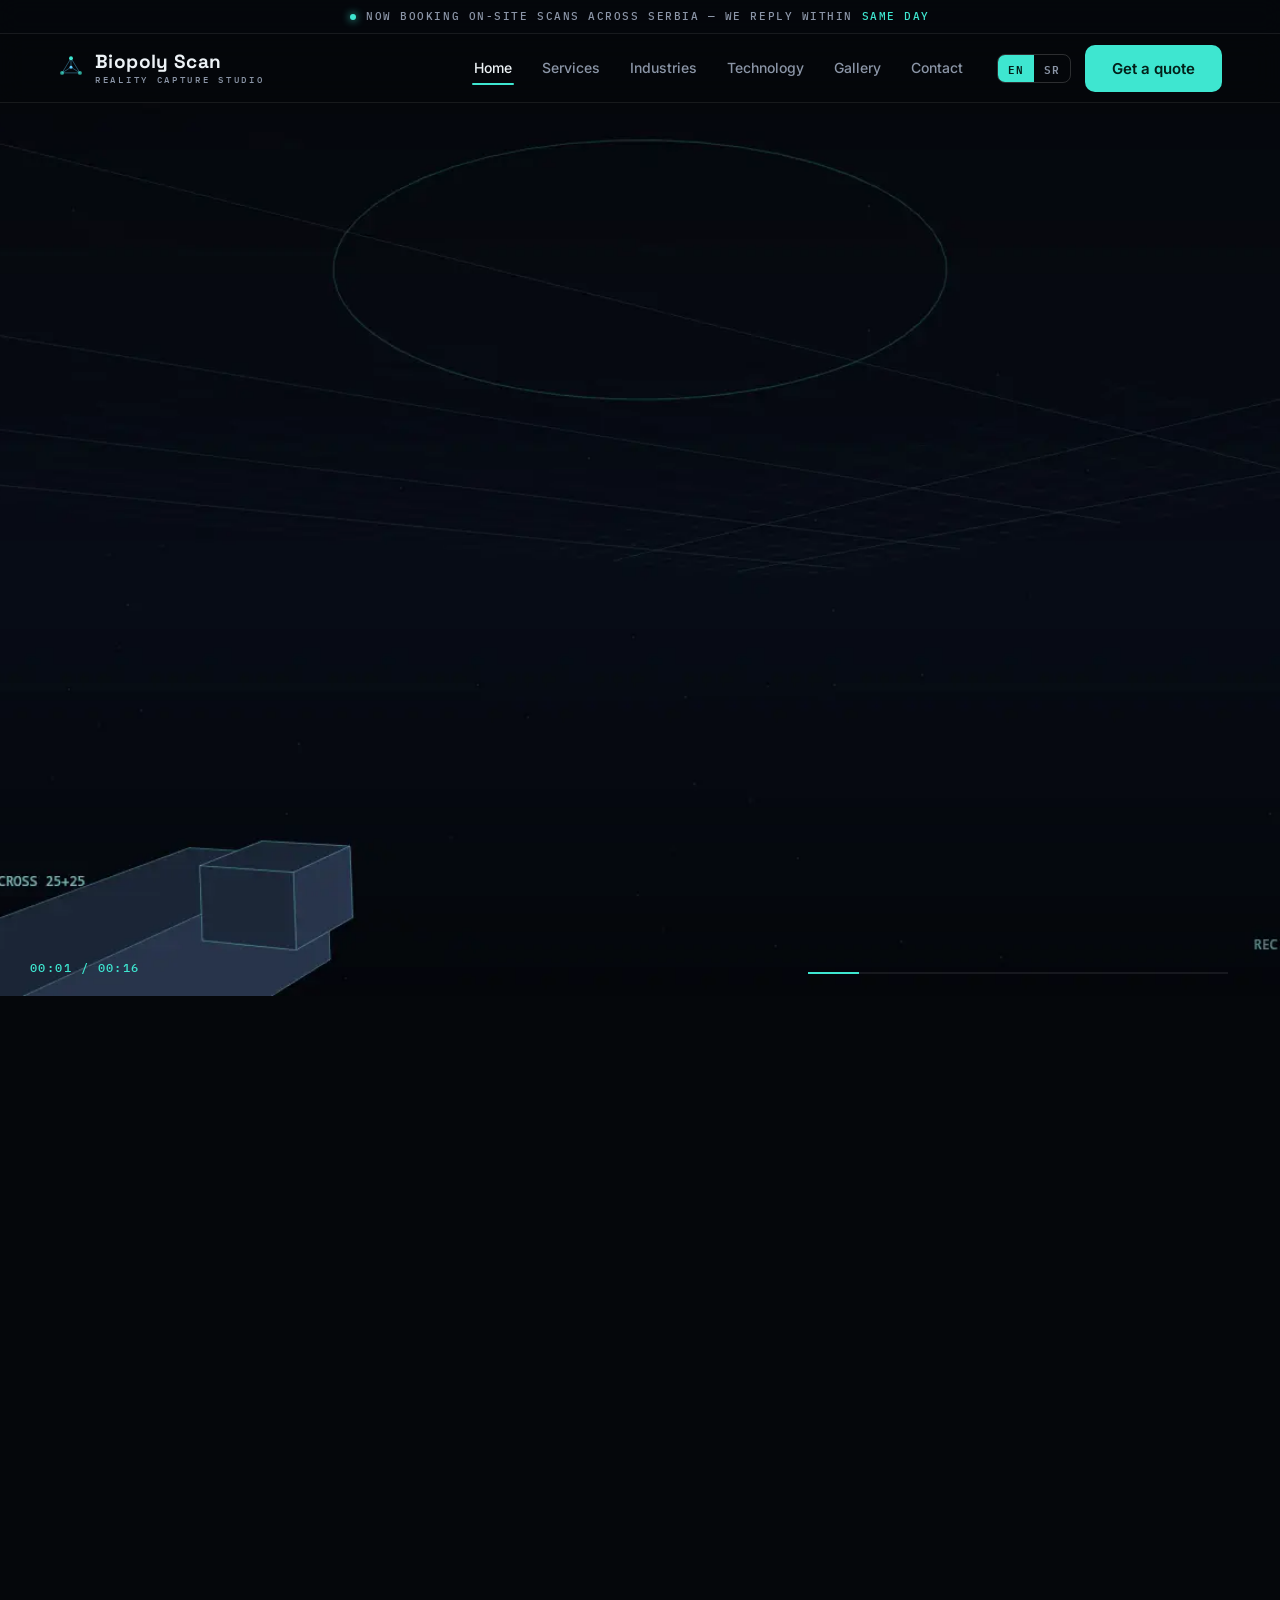
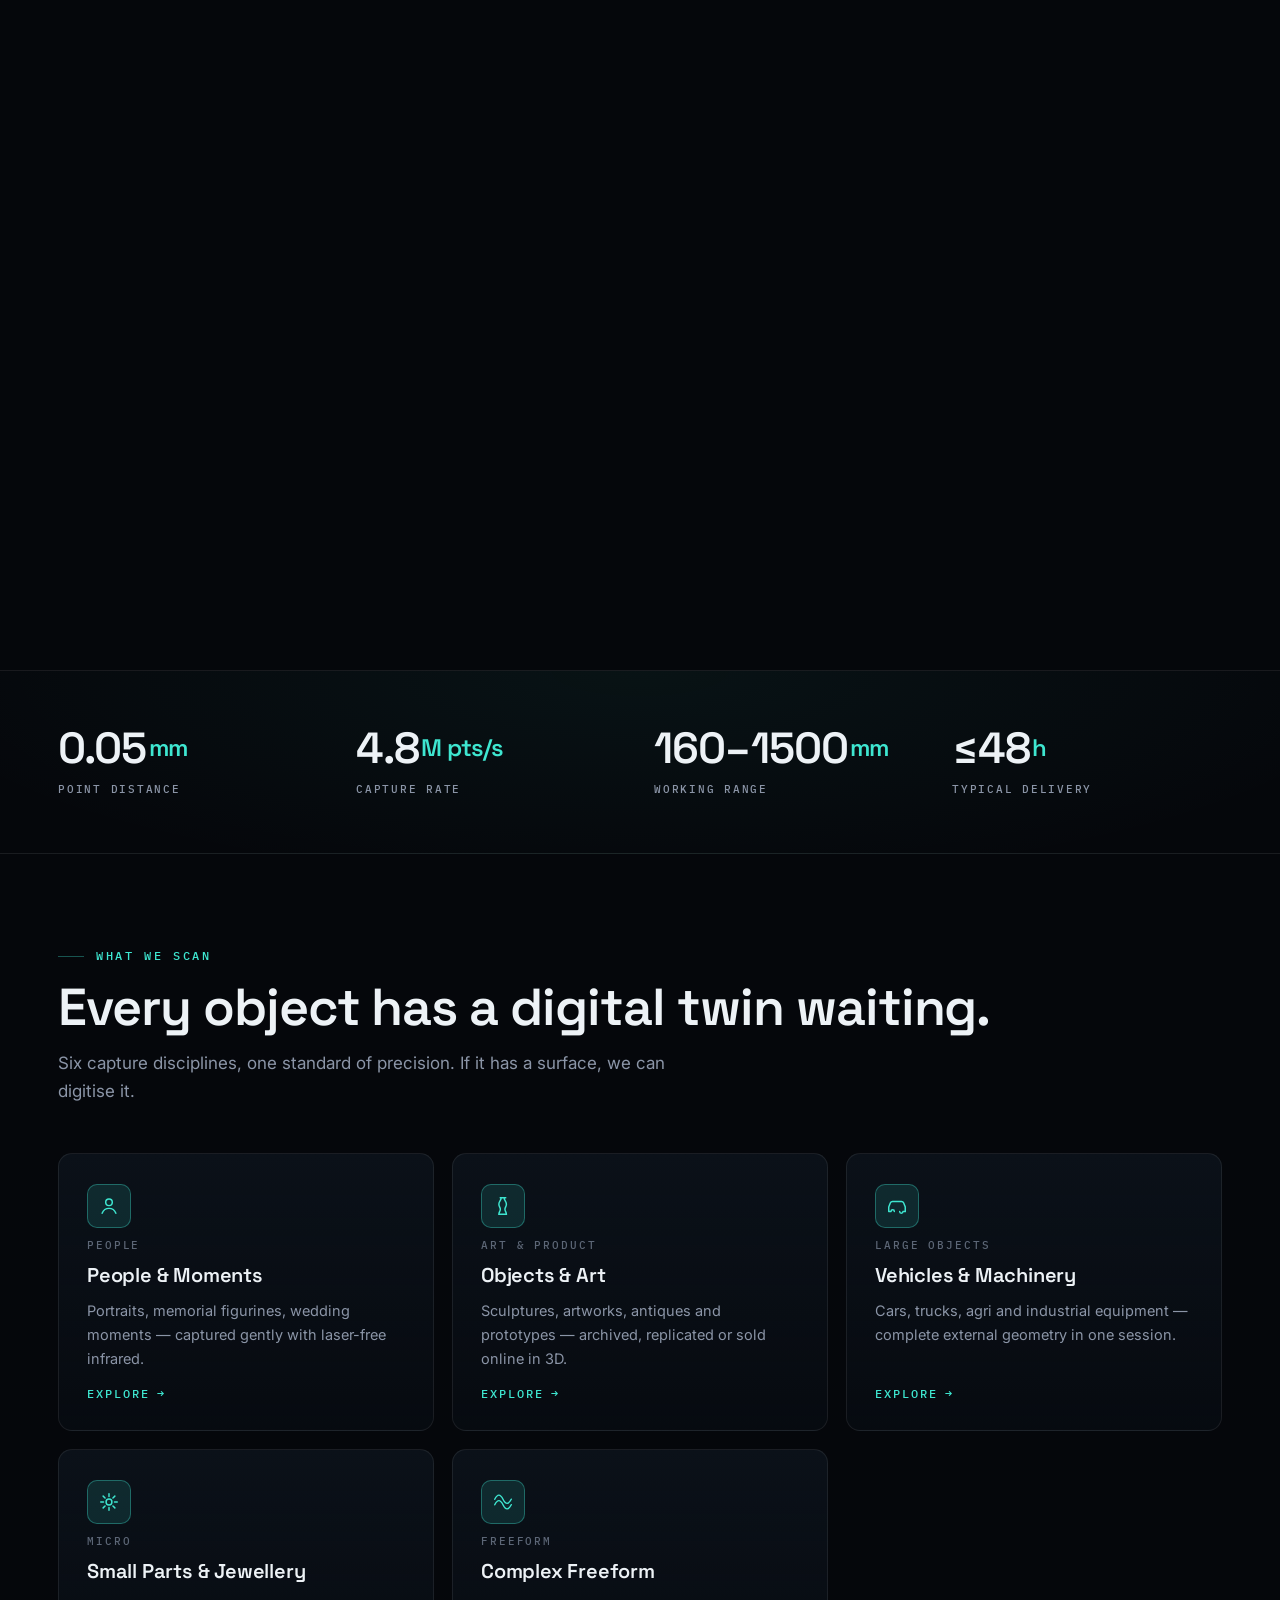
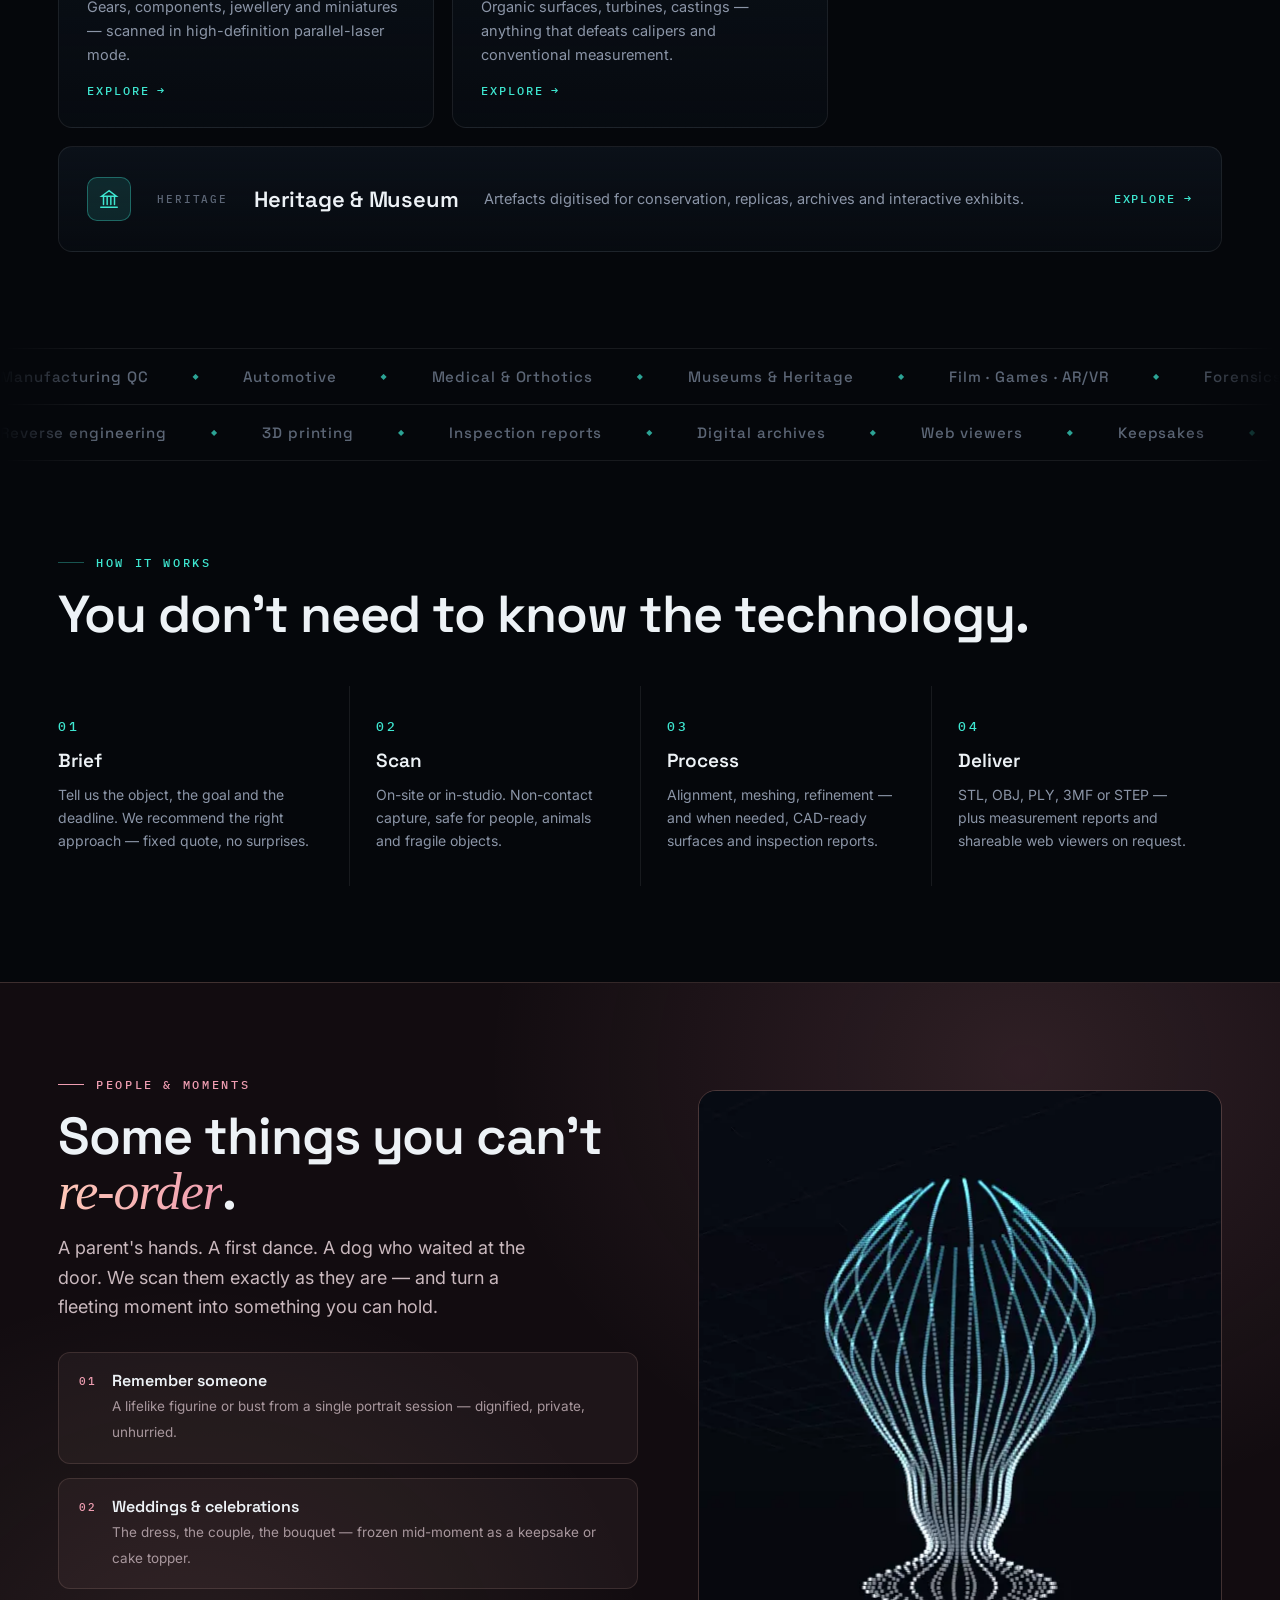
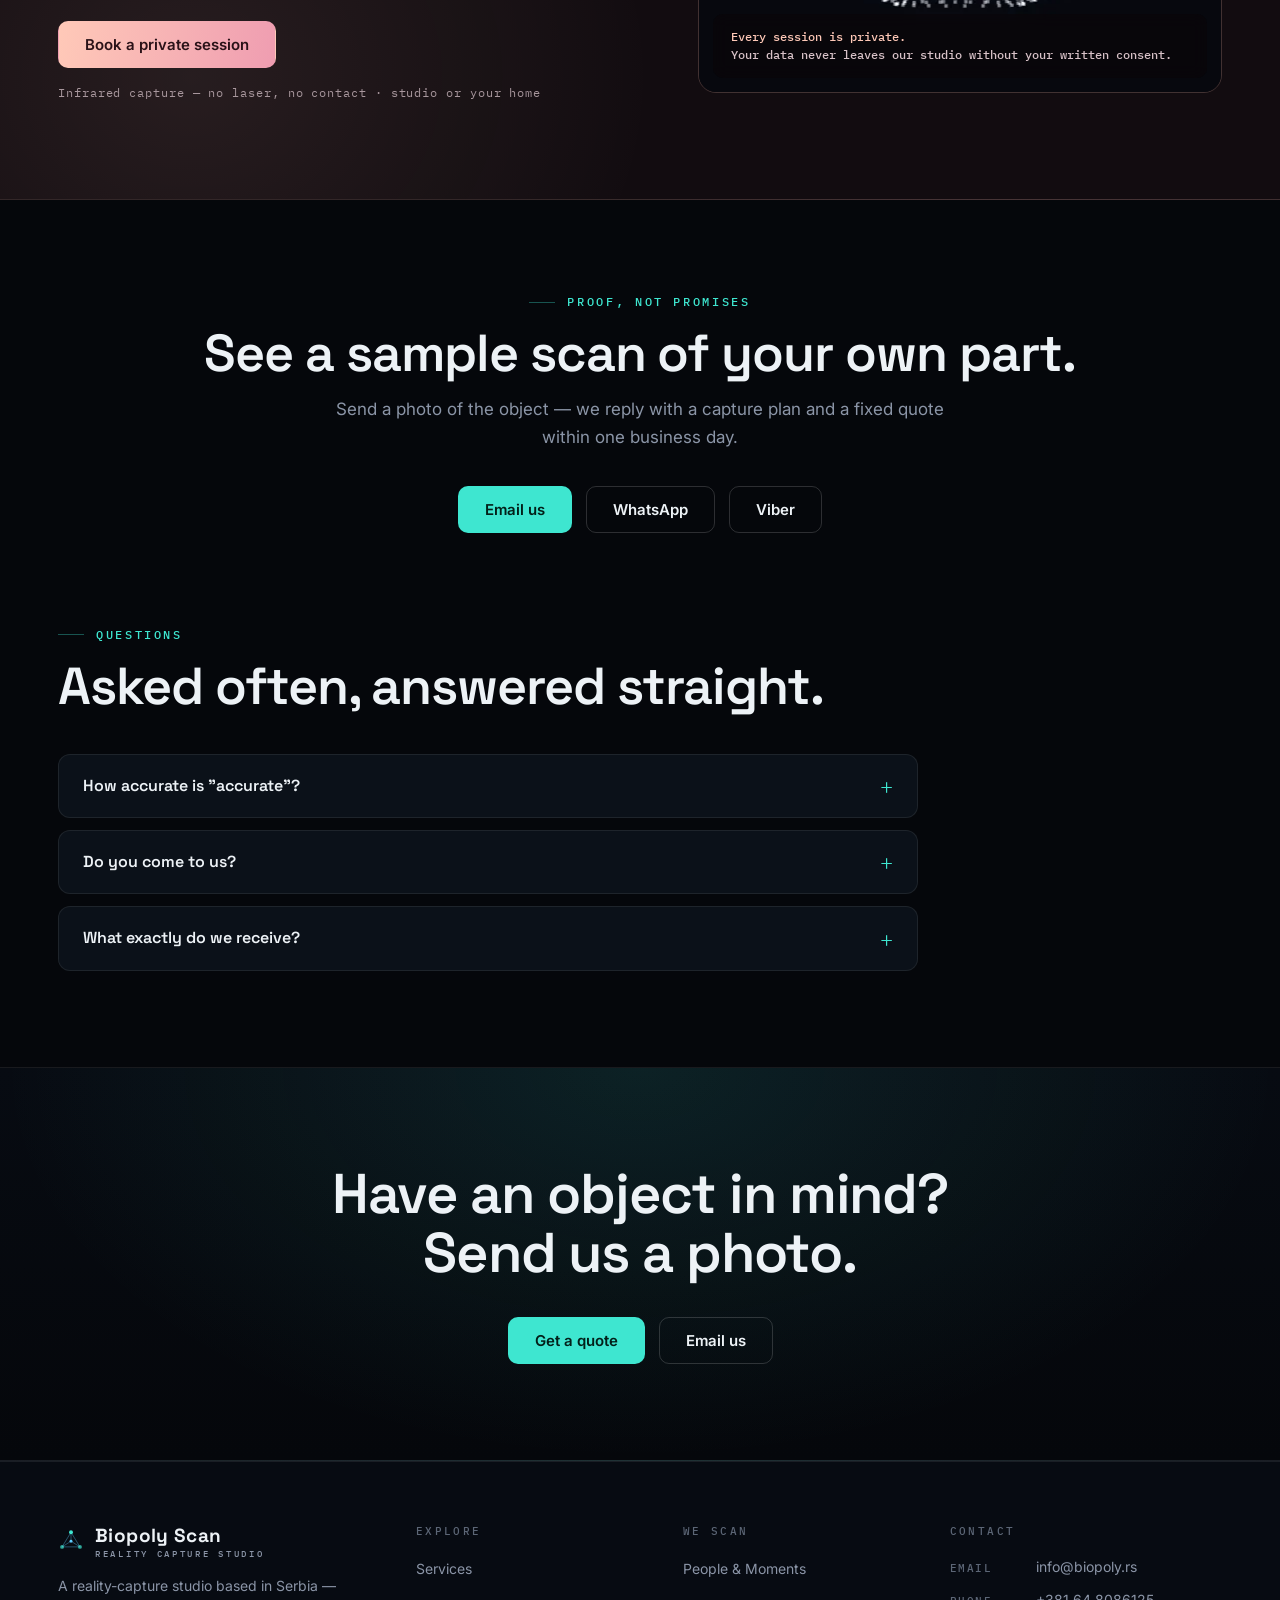
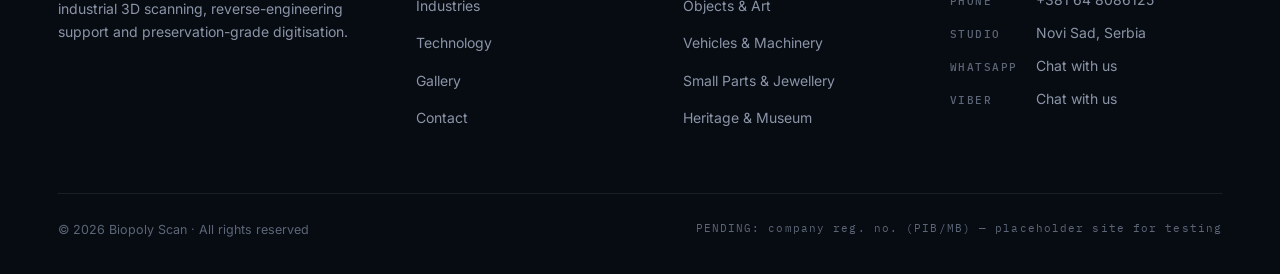
<file: index.html>
<!DOCTYPE html>
<html lang="en">
<head>
<meta charset="UTF-8">
<meta name="viewport" content="width=device-width, initial-scale=1">
<title>Biopoly Scan — 3D Scanning Studio, Serbia</title>
<meta name="description" content="Industrial-grade 3D scanning in Serbia — people, products, vehicles, heritage. 0.05 mm point distance, on-site wireless capture, CAD-ready deliverables.">
<meta property="og:title" content="Biopoly Scan — We turn reality into data">
<meta property="og:description" content="Industrial-grade 3D scanning in Serbia — people, products, vehicles, heritage.">
<meta property="og:image" content="assets/img/og.jpg">
<link rel="icon" href="assets/img/favicon.svg" type="image/svg+xml">
<link rel="preconnect" href="https://fonts.googleapis.com">
<link rel="preconnect" href="https://fonts.gstatic.com" crossorigin>
<link href="https://fonts.googleapis.com/css2?family=Space+Grotesk:wght@500;600;700&family=Inter:wght@400;500;600&family=IBM+Plex+Mono:wght@400;500&display=swap" rel="stylesheet">
<link rel="stylesheet" href="assets/css/main.css">
<!-- Google tag (gtag.js) -->
<script async src="https://www.googletagmanager.com/gtag/js?id=G-81FXS0GPB9"></script>
<script>
  window.dataLayer = window.dataLayer || [];
  function gtag(){dataLayer.push(arguments);}
  gtag('js', new Date());
  gtag('config', 'G-81FXS0GPB9');
</script>
</head>
<body data-page="home">

<div class="topline"><span class="dot"></span><span data-i18n="top.line">Now booking on-site scans across Serbia — we reply within <b>same day</b></span></div>

<header class="site-head">
  <div class="wrap">
    <a class="brand" href="index.html">
      <svg class="logo-mark" viewBox="0 0 32 32" fill="none" aria-hidden="true">
        <path d="M16 4 5 22M16 4l11 18M5 22h22M16 4v11M5 22l11-7 11 7" stroke="rgba(94,203,255,.45)" stroke-width="1"/>
        <circle cx="16" cy="4" r="2.4" fill="#3ee6d0"/><circle cx="5" cy="22" r="2.4" fill="#3ee6d0" opacity=".7"/>
        <circle cx="27" cy="22" r="2.4" fill="#3ee6d0" opacity=".7"/><circle cx="16" cy="15" r="1.8" fill="#5ecbff"/>
      </svg>
      <span><span data-cfg="brand">Biopoly Scan</span><small data-i18n="ft.tagline">REALITY CAPTURE STUDIO</small></span>
    </a>
    <nav class="main">
      <a href="index.html" data-nav="home" data-i18n="nav.home">Home</a>
      <a href="services.html" data-nav="services" data-i18n="nav.services">Services</a>
      <a href="industries.html" data-nav="industries" data-i18n="nav.industries">Industries</a>
      <a href="technology.html" data-nav="technology" data-i18n="nav.tech">Technology</a>
      <a href="gallery.html" data-nav="gallery" data-i18n="nav.gallery">Gallery</a>
      <a href="contact.html" data-nav="contact" data-i18n="nav.contact">Contact</a>
    </nav>
    <div class="head-cta">
      <div class="lang"><button data-lang="en" class="on">EN</button><button data-lang="sr">SR</button></div>
      <a class="btn btn-solid" href="contact.html" data-i18n="cta.quote">Get a quote</a>
      <button class="burger" aria-label="Menu"><span></span><span></span><span></span></button>
    </div>
  </div>
</header>

<!-- ============ SCROLL-VIDEO HERO ============ -->
<section class="hero" id="hero">
  <div class="hero-pin">
    <img id="heroPoster" alt="" aria-hidden="true">
    <canvas id="heroCanvas" aria-label="3D scanning animation"></canvas>
    <div class="hero-load"><div class="bar"><i></i></div><span>LOADING SEQUENCE 0%</span></div>
    <div class="hero-ui">
      <div class="hero-head">
        <p class="eyebrow" style="justify-content:center" data-i18n="hero.eyebrow">3D scanning studio — Serbia</p>
        <h1 data-i18n="hero.h1">We turn reality into <em>data</em>.</h1>
        <p data-i18n="hero.sub">Industrial-grade 3D scanning for people, products and heritage — down to 0.05&nbsp;mm, anywhere in Serbia.</p>
        <div class="h-cta">
          <a class="btn btn-solid" href="contact.html" data-i18n="cta.quote">Get a quote</a>
          <a class="btn btn-ghost" href="services.html" data-i18n="cta.scan">See what we scan</a>
        </div>
      </div>
      <div class="hero-cap cap-a"><div class="cap-body">
        <h2 data-i18n="cap1.t">4.8 million points per second.</h2>
        <p data-i18n="cap1.p">Handheld blue-laser capture at 0.05&nbsp;mm point distance — surface detail preserved, not approximated.</p>
      </div></div>
      <div class="hero-cap cap-b"><div class="cap-body">
        <h2 data-i18n="cap2.t">From raw points to watertight mesh.</h2>
        <p data-i18n="cap2.p">Noise filtered, holes filled, surfaces smoothed — a model ready for CAD, 3D printing or the web.</p>
      </div></div>
      <div class="hero-end">
        <h3 data-i18n="end.t">One scan. Infinite applications.</h3>
        <div class="row">
          <a class="btn btn-solid" href="contact.html" data-i18n="cta.quote">Get a quote</a>
          <a class="btn btn-ghost" href="gallery.html" data-i18n="cta.gallery">View the gallery</a>
        </div>
      </div>
    </div>
    <div class="hero-hud"><span class="hp-time">00:00 / 00:16</span><div class="hp-bar"><i></i></div></div>
    <div class="hero-hint" data-i18n="hero.hint">SCROLL</div>
  </div>
</section>

<!-- ============ STATS ============ -->
<div class="stats"><div class="wrap">
  <div class="stat rv"><b><span class="count" data-to="0.05" data-dec="2">0</span><i>mm</i></b><span data-i18n="st1.l">point distance</span></div>
  <div class="stat rv d1"><b><span class="count" data-to="4.8" data-dec="1">0</span><i>M pts/s</i></b><span data-i18n="st2.l">capture rate</span></div>
  <div class="stat rv d2"><b>160–1500<i>mm</i></b><span data-i18n="st3.l">working range</span></div>
  <div class="stat rv d3"><b>≤48<i>h</i></b><span data-i18n="st4.l">typical delivery</span></div>
</div></div>

<!-- ============ DOMAINS ============ -->
<section><div class="container">
  <p class="eyebrow rv" data-i18n="dom.eyebrow">What we scan</p>
  <h2 class="sec-title rv" data-i18n="dom.title">Every object has a digital twin waiting.</h2>
  <p class="sec-sub rv d1" data-i18n="dom.sub">Six capture disciplines, one standard of precision. If it has a surface, we can digitise it.</p>
  <div class="grid3" style="margin-top:48px">
    <a class="card rv" href="services.html#people">
      <div class="ico"><svg viewBox="0 0 24 24" fill="none" stroke="currentColor" stroke-width="1.6" stroke-linecap="round"><circle cx="12" cy="8" r="3.6"/><path d="M4.5 20c1.4-3.6 4.1-5.4 7.5-5.4s6.1 1.8 7.5 5.4"/></svg></div>
      <span class="tagline" data-i18n="d1.tag">People</span>
      <h3 data-i18n="d1.t">People &amp; Moments</h3>
      <p data-i18n="d1.p">Portraits, memorial figurines, wedding moments — captured gently with laser-free infrared.</p>
      <span class="go" data-i18n="cta.more">Explore</span>
    </a>
    <a class="card rv d2" href="services.html#objects">
      <div class="ico"><svg viewBox="0 0 24 24" fill="none" stroke="currentColor" stroke-width="1.6" stroke-linecap="round"><path d="M9 3h6M10 3c0 3-2.5 4-2.5 7 0 2.6 1.6 3.6 1.6 5.5 0 2.4-1.6 3-1.6 5.5h8.2c0-2.5-1.6-3.1-1.6-5.5 0-1.9 1.6-2.9 1.6-5.5C15.7 7 13.2 6 13.2 3"/></svg></div>
      <span class="tagline" data-i18n="d2.tag">Art &amp; product</span>
      <h3 data-i18n="d2.t">Objects &amp; Art</h3>
      <p data-i18n="d2.p">Sculptures, artworks, antiques and prototypes — archived, replicated or sold online in 3D.</p>
      <span class="go" data-i18n="cta.more">Explore</span>
    </a>
    <a class="card rv d2" href="services.html#vehicles">
      <div class="ico"><svg viewBox="0 0 24 24" fill="none" stroke="currentColor" stroke-width="1.6" stroke-linecap="round"><path d="M3 13l1.7-4.3c.4-1 1.3-1.7 2.4-1.7h9.8c1.1 0 2 .7 2.4 1.7L21 13v5h-2.5M3 18v-5m0 5h2.5m13 0a1.8 1.8 0 1 1-3.6 0m-9.4 0a1.8 1.8 0 1 1 3.6 0"/></svg></div>
      <span class="tagline" data-i18n="d3.tag">Large objects</span>
      <h3 data-i18n="d3.t">Vehicles &amp; Machinery</h3>
      <p data-i18n="d3.p">Cars, trucks, agri and industrial equipment — complete external geometry in one session.</p>
      <span class="go" data-i18n="cta.more">Explore</span>
    </a>
    <a class="card rv" href="services.html#small">
      <div class="ico"><svg viewBox="0 0 24 24" fill="none" stroke="currentColor" stroke-width="1.6" stroke-linecap="round"><circle cx="12" cy="12" r="3.2"/><path d="M12 3v3M12 18v3M3 12h3M18 12h3M5.6 5.6l2.1 2.1M16.3 16.3l2.1 2.1M18.4 5.6l-2.1 2.1M7.7 16.3l-2.1 2.1"/></svg></div>
      <span class="tagline" data-i18n="d4.tag">Micro</span>
      <h3 data-i18n="d4.t">Small Parts &amp; Jewellery</h3>
      <p data-i18n="d4.p">Gears, components, jewellery and miniatures — scanned in high-definition parallel-laser mode.</p>
      <span class="go" data-i18n="cta.more">Explore</span>
    </a>
    <a class="card rv d1" href="services.html#freeform">
      <div class="ico"><svg viewBox="0 0 24 24" fill="none" stroke="currentColor" stroke-width="1.6" stroke-linecap="round"><path d="M3 15c3-6 6-6 9 0s6 6 9 0M3 9c3-6 6-6 9 0s6 6 9 0"/></svg></div>
      <span class="tagline" data-i18n="d5.tag">Freeform</span>
      <h3 data-i18n="d5.t">Complex Freeform</h3>
      <p data-i18n="d5.p">Organic surfaces, turbines, castings — anything that defeats calipers and conventional measurement.</p>
      <span class="go" data-i18n="cta.more">Explore</span>
    </a>
    <a class="card rv d2 card-wide" href="services.html#heritage">
      <div class="ico"><svg viewBox="0 0 24 24" fill="none" stroke="currentColor" stroke-width="1.6" stroke-linecap="round"><path d="M3 21h18M4 9h16M12 3 4 9h16L12 3zM6 9v9M10 9v9M14 9v9M18 9v9"/></svg></div>
      <span class="tagline" data-i18n="d6.tag">Heritage</span>
      <h3 data-i18n="d6.t">Heritage &amp; Museum</h3>
      <p data-i18n="d6.p">Artefacts digitised for conservation, replicas, archives and interactive exhibits.</p>
      <span class="go" data-i18n="cta.more">Explore</span>
    </a>
  </div>
</div></section>

<!-- ============ INDUSTRIES MARQUEE ============ -->
<div class="marq"><div class="in" data-i18n="marq.items">
  <span>Manufacturing QC</span><span>Automotive</span><span>Medical &amp; Orthotics</span><span>Museums &amp; Heritage</span><span>Film · Games · AR/VR</span><span>Forensics</span><span>Architecture</span><span>Jewellery</span><span>Education</span><span>Aerospace</span>
  <span>Manufacturing QC</span><span>Automotive</span><span>Medical &amp; Orthotics</span><span>Museums &amp; Heritage</span><span>Film · Games · AR/VR</span><span>Forensics</span><span>Architecture</span><span>Jewellery</span><span>Education</span><span>Aerospace</span>
</div></div>
<div class="marq rev" style="border-top:0"><div class="in" data-i18n="marq.items2">
  <span>Reverse engineering</span><span>3D printing</span><span>Inspection reports</span><span>Digital archives</span><span>Web viewers</span><span>Keepsakes</span><span>Replicas</span><span>Prototyping</span><span>Conservation</span>
  <span>Reverse engineering</span><span>3D printing</span><span>Inspection reports</span><span>Digital archives</span><span>Web viewers</span><span>Keepsakes</span><span>Replicas</span><span>Prototyping</span><span>Conservation</span>
</div></div>

<!-- ============ PROCESS ============ -->
<section><div class="container">
  <p class="eyebrow rv" data-i18n="pr.eyebrow">How it works</p>
  <h2 class="sec-title rv" data-i18n="pr.title">You don't need to know the technology.</h2>
  <div class="steps" style="margin-top:44px">
    <div class="step rv"><b>01</b><h3 data-i18n="pr.s1.t">Brief</h3><p data-i18n="pr.s1.p">Tell us the object, the goal and the deadline. We recommend the right approach — fixed quote, no surprises.</p></div>
    <div class="step rv d1"><b>02</b><h3 data-i18n="pr.s2.t">Scan</h3><p data-i18n="pr.s2.p">On-site or in-studio. Non-contact capture, safe for people, animals and fragile objects.</p></div>
    <div class="step rv d2"><b>03</b><h3 data-i18n="pr.s3.t">Process</h3><p data-i18n="pr.s3.p">Alignment, meshing, refinement — and when needed, CAD-ready surfaces and inspection reports.</p></div>
    <div class="step rv d3"><b>04</b><h3 data-i18n="pr.s4.t">Deliver</h3><p data-i18n="pr.s4.p">STL, OBJ, PLY, 3MF or STEP — plus measurement reports and shareable web viewers on request.</p></div>
  </div>
</div></section>

<!-- ============ PEOPLE & MOMENTS ============ -->
<section class="warm"><div class="container warm-grid">
  <div class="split">
    <div>
      <p class="eyebrow rv" data-i18n="wm.eyebrow">People &amp; moments</p>
      <h2 class="sec-title rv" data-i18n="wm.title">Some things you can't <em>re-order</em>.</h2>
      <p class="lead rv d1" data-i18n="wm.lead">A parent's hands. A first dance. A dog who waited at the door. We scan them exactly as they are — and turn a fleeting moment into something you can hold.</p>
      <div class="moments">
        <div class="moment rv"><i>01</i><div><b data-i18n="wm.m1.t">Remember someone</b><span data-i18n="wm.m1.p">A lifelike figurine or bust from a single portrait session — dignified, private, unhurried.</span></div></div>
        <div class="moment rv d1"><i>02</i><div><b data-i18n="wm.m2.t">Weddings &amp; celebrations</b><span data-i18n="wm.m2.p">The dress, the couple, the bouquet — frozen mid-moment as a keepsake or cake topper.</span></div></div>
      </div>
      <div style="display:flex;gap:16px;align-items:center;margin-top:32px;flex-wrap:wrap">
        <a class="btn btn-warm" href="contact.html" data-i18n="cta.book">Book a private session</a>
        <span class="mono" style="font-size:11.5px;color:#a8979d;letter-spacing:.08em" data-i18n="wm.note">Infrared capture — no laser, no contact · studio or your home</span>
      </div>
    </div>
    <div class="visual rv d1">
      <img src="assets/img/cases/amphora.webp" alt="Point-cloud capture" loading="lazy">
      <div class="cap"><b data-i18n="wm.cap.b">Every session is private.</b><br><span data-i18n="wm.cap.p">Your data never leaves our studio without your written consent.</span></div>
    </div>
  </div>
</div></section>

<!-- ============ PROOF / SAMPLE ============ -->
<section><div class="container" style="text-align:center">
  <p class="eyebrow rv" style="justify-content:center" data-i18n="pf.eyebrow">Proof, not promises</p>
  <h2 class="sec-title rv" data-i18n="pf.title">See a sample scan of your own part.</h2>
  <p class="sec-sub rv d1" style="margin:0 auto" data-i18n="pf.p">Send a photo of the object — we reply with a capture plan and a fixed quote within one business day.</p>
  <div class="rv d2" style="display:flex;gap:14px;justify-content:center;margin-top:34px;flex-wrap:wrap">
    <a class="btn btn-solid" data-cfg-href="email" data-i18n="cta.email">Email us</a>
    <a class="btn btn-ghost" data-cfg-href="whatsapp" target="_blank" rel="noopener">WhatsApp</a>
    <a class="btn btn-ghost" data-cfg-href="viber" target="_blank" rel="noopener">Viber</a>
  </div>
</div></section>

<!-- ============ FAQ TEASER ============ -->
<section style="padding-top:0"><div class="container">
  <p class="eyebrow rv" data-i18n="fq.eyebrow">Questions</p>
  <h2 class="sec-title rv" data-i18n="fq.title">Asked often, answered straight.</h2>
  <div class="faq" style="margin-top:40px;max-width:860px">
    <details class="rv"><summary data-i18n="fq1.q">How accurate is "accurate"?</summary><div class="a"><span data-i18n="fq1.a">Point distance down to 0.05 mm and volumetric accuracy of 0.04 + 0.06 mm/m — and we publish the measured numbers with every job.</span><br><a class="btn btn-ghost" href="technology.html" data-i18n="cta.tech">See full specifications</a></div></details>
    <details class="rv d1"><summary data-i18n="fq2.q">Do you come to us?</summary><div class="a" data-i18n="fq2.a">Yes — fully wireless scanning means we bring the studio to your factory floor, showroom or living room, anywhere in Serbia and the region.</div></details>
    <details class="rv d2"><summary data-i18n="fq3.q">What exactly do we receive?</summary><div class="a"><span data-i18n="fq3.a">Your choice of mesh formats (STL / OBJ / PLY / 3MF), measurement reports, and a shareable 3D web viewer for every project.</span><br><a class="btn btn-ghost" href="contact.html" data-i18n="cta.quote">Get a quote</a></div></details>
  </div>
</div></section>

<!-- ============ CTA ============ -->
<section class="cta-band"><div class="container">
  <h2 class="rv" data-i18n="cb.t">Have an object in mind? Send us a photo.</h2>
  <div class="row rv d1">
    <a class="btn btn-solid" href="contact.html" data-i18n="cta.quote">Get a quote</a>
    <a class="btn btn-ghost" data-cfg-href="email" data-i18n="cta.email">Email us</a>
  </div>
</div></section>

<!-- ============ FOOTER ============ -->
<footer><div class="container">
  <div class="cols">
    <div>
      <a class="brand" href="index.html">
        <svg class="logo-mark" viewBox="0 0 32 32" fill="none" aria-hidden="true">
          <path d="M16 4 5 22M16 4l11 18M5 22h22M16 4v11M5 22l11-7 11 7" stroke="rgba(94,203,255,.45)" stroke-width="1"/>
          <circle cx="16" cy="4" r="2.4" fill="#3ee6d0"/><circle cx="5" cy="22" r="2.4" fill="#3ee6d0" opacity=".7"/>
          <circle cx="27" cy="22" r="2.4" fill="#3ee6d0" opacity=".7"/><circle cx="16" cy="15" r="1.8" fill="#5ecbff"/>
        </svg>
        <span><span data-cfg="brand">Biopoly Scan</span><small data-i18n="ft.tagline">REALITY CAPTURE STUDIO</small></span>
      </a>
      <p class="about" data-i18n="ft.about">A reality-capture studio based in Serbia — industrial 3D scanning, reverse-engineering support and preservation-grade digitisation.</p>
    </div>
    <div>
      <h4 data-i18n="ft.explore">Explore</h4>
      <ul>
        <li><a href="services.html" data-i18n="nav.services">Services</a></li>
        <li><a href="industries.html" data-i18n="nav.industries">Industries</a></li>
        <li><a href="technology.html" data-i18n="nav.tech">Technology</a></li>
        <li><a href="gallery.html" data-i18n="nav.gallery">Gallery</a></li>
        <li><a href="contact.html" data-i18n="nav.contact">Contact</a></li>
      </ul>
    </div>
    <div>
      <h4 data-i18n="ft.services">We scan</h4>
      <ul>
        <li><a href="services.html#people" data-i18n="sv.people">People &amp; Moments</a></li>
        <li><a href="services.html#objects" data-i18n="sv.objects">Objects &amp; Art</a></li>
        <li><a href="services.html#vehicles" data-i18n="sv.vehicles">Vehicles &amp; Machinery</a></li>
        <li><a href="services.html#small" data-i18n="sv.small">Small Parts &amp; Jewellery</a></li>
        <li><a href="services.html#heritage" data-i18n="sv.heritage">Heritage &amp; Museum</a></li>
      </ul>
    </div>
    <div>
      <h4 data-i18n="ft.contact">Contact</h4>
      <div class="contact-line"><b data-i18n="ft.email">Email</b><a data-cfg-href="email"><span data-cfg="email">info@biopoly.rs</span></a></div>
      <div class="contact-line"><b data-i18n="ft.phone">Phone</b><a data-cfg-href="phone"><span data-cfg="phone">+381 60 000 0000</span></a></div>
      <div class="contact-line"><b data-i18n="ft.addr">Studio</b><span data-cfg="address">Belgrade, Serbia</span></div>
      <div class="contact-line"><b>WhatsApp</b><a data-cfg-href="whatsapp" target="_blank" rel="noopener" data-i18n="cta.chat">Chat with us</a></div>
      <div class="contact-line"><b>Viber</b><a data-cfg-href="viber" target="_blank" rel="noopener" data-i18n="cta.chat">Chat with us</a></div>
    </div>
  </div>
  <div class="bottom">
    <span>© <span id="yy">2026</span> <span data-cfg="brand">Biopoly Scan</span> · <span data-i18n="ft.rights">All rights reserved</span></span>
    <span class="mono" data-i18n="ft.legal">PENDING: company reg. no. (PIB/MB) — placeholder site for testing</span>
  </div>
</div></footer>

<script src="assets/js/i18n.js"></script>
<script src="assets/js/main.js"></script>
<script src="assets/js/hero.js"></script>
</body>
</html>
</file>
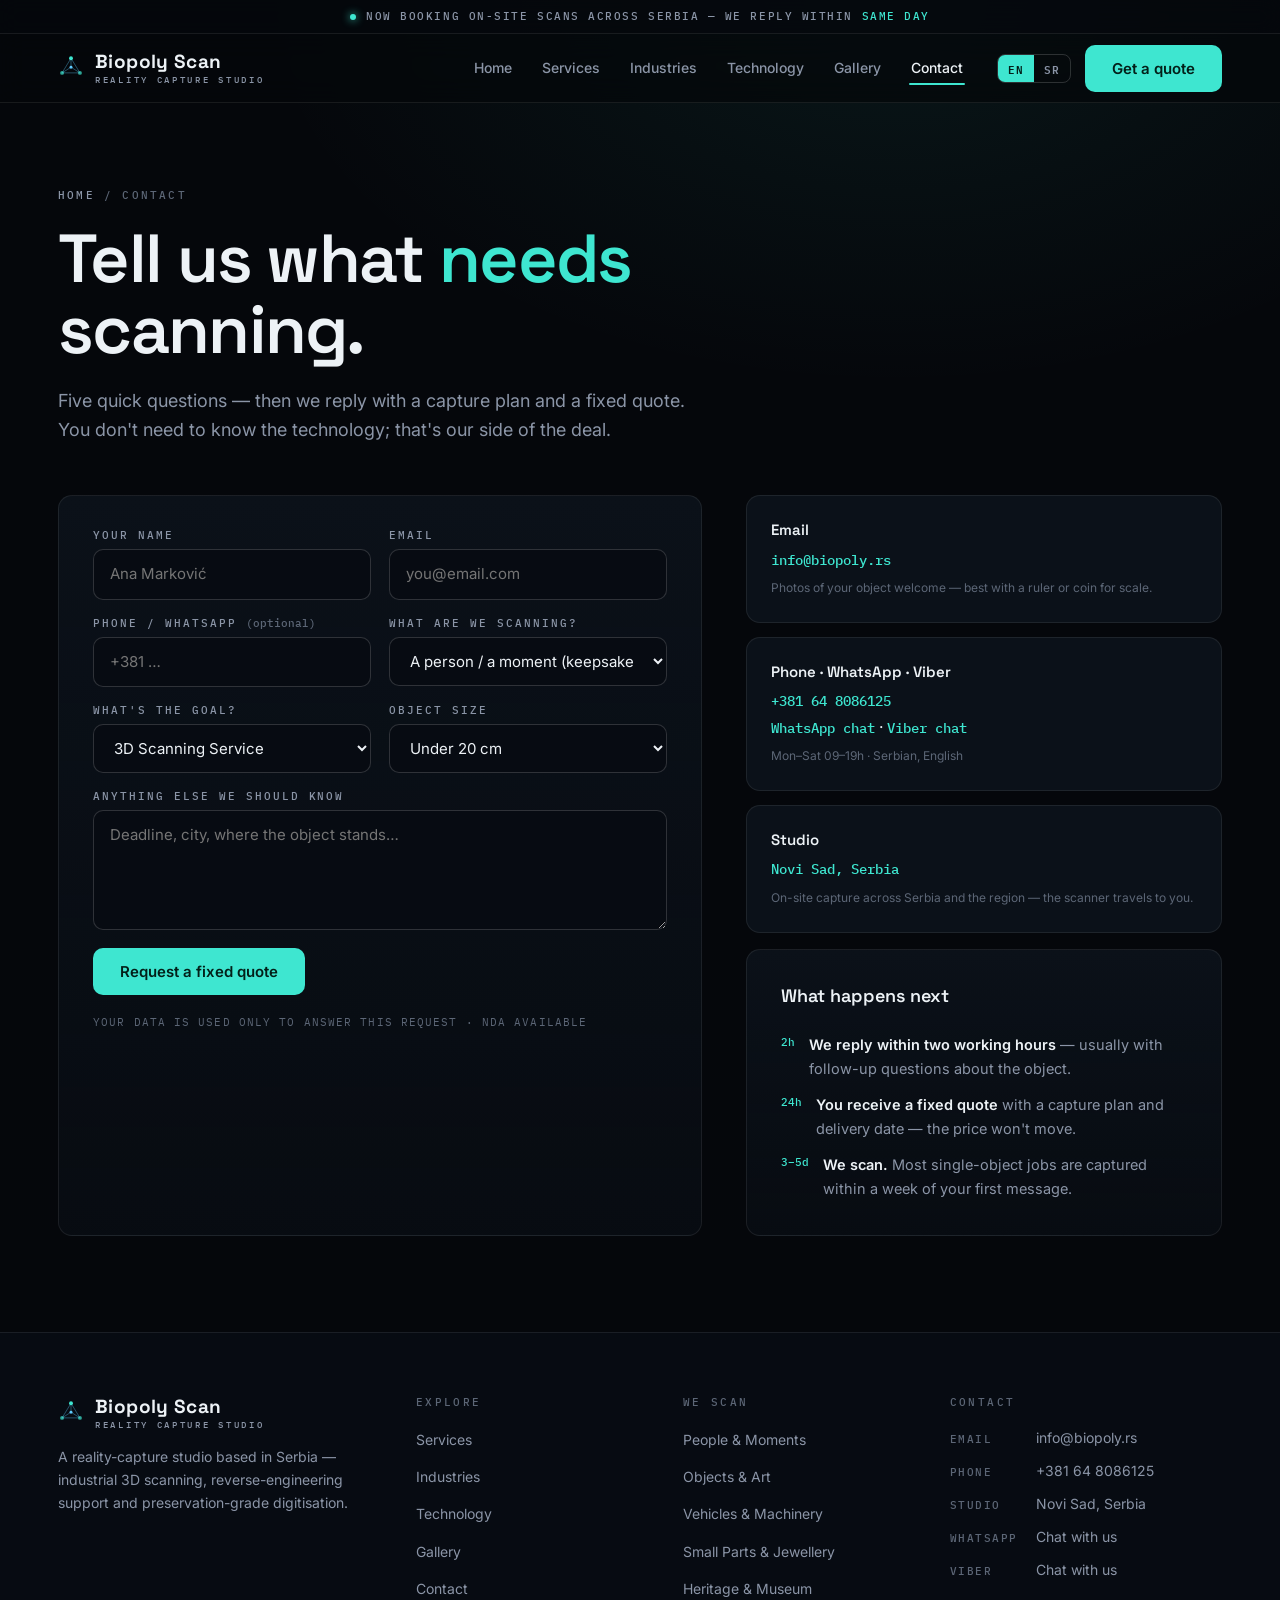
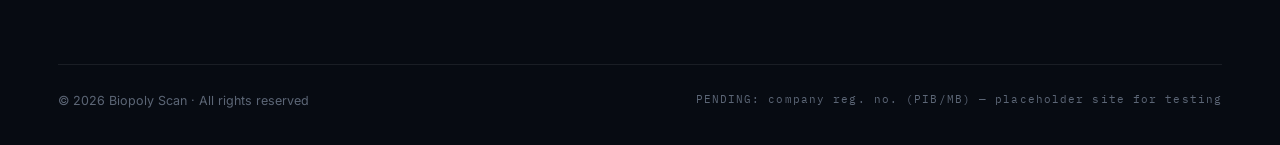
<file: contact.html>
<!DOCTYPE html>
<html lang="en">
<head>
<meta charset="UTF-8">
<meta name="viewport" content="width=device-width, initial-scale=1">
<title>Contact — Biopoly Scan 3D Scanning Studio, Serbia</title>
<meta name="description" content="Get a fixed quote for 3D scanning — reply within 2 working hours. On-site across Serbia and the region.">
<link rel="icon" href="assets/img/favicon.svg" type="image/svg+xml">
<link rel="preconnect" href="https://fonts.googleapis.com">
<link rel="preconnect" href="https://fonts.gstatic.com" crossorigin>
<link href="https://fonts.googleapis.com/css2?family=Space+Grotesk:wght@500;600;700&family=Inter:wght@400;500;600&family=IBM+Plex+Mono:wght@400;500&display=swap" rel="stylesheet">
<link rel="stylesheet" href="assets/css/main.css">
<!-- Google tag (gtag.js) -->
<script async src="https://www.googletagmanager.com/gtag/js?id=G-81FXS0GPB9"></script>
<script>
  window.dataLayer = window.dataLayer || [];
  function gtag(){dataLayer.push(arguments);}
  gtag('js', new Date());
  gtag('config', 'G-81FXS0GPB9');
</script>
</head>
<body data-page="contact">

<div class="topline"><span class="dot"></span><span data-i18n="top.line">Now booking on-site scans across Serbia — we reply within <b>same day</b></span></div>
<header class="site-head"><div class="wrap">
  <a class="brand" href="index.html">
    <svg class="logo-mark" viewBox="0 0 32 32" fill="none" aria-hidden="true"><path d="M16 4 5 22M16 4l11 18M5 22h22M16 4v11M5 22l11-7 11 7" stroke="rgba(94,203,255,.45)" stroke-width="1"/><circle cx="16" cy="4" r="2.4" fill="#3ee6d0"/><circle cx="5" cy="22" r="2.4" fill="#3ee6d0" opacity=".7"/><circle cx="27" cy="22" r="2.4" fill="#3ee6d0" opacity=".7"/><circle cx="16" cy="15" r="1.8" fill="#5ecbff"/></svg>
    <span><span data-cfg="brand">Biopoly Scan</span><small data-i18n="ft.tagline">REALITY CAPTURE STUDIO</small></span>
  </a>
  <nav class="main">
    <a href="index.html" data-nav="home" data-i18n="nav.home">Home</a>
    <a href="services.html" data-nav="services" data-i18n="nav.services">Services</a>
    <a href="industries.html" data-nav="industries" data-i18n="nav.industries">Industries</a>
    <a href="technology.html" data-nav="technology" data-i18n="nav.tech">Technology</a>
    <a href="gallery.html" data-nav="gallery" data-i18n="nav.gallery">Gallery</a>
    <a href="contact.html" data-nav="contact" data-i18n="nav.contact">Contact</a>
  </nav>
  <div class="head-cta">
    <div class="lang"><button data-lang="en" class="on">EN</button><button data-lang="sr">SR</button></div>
    <a class="btn btn-solid" href="contact.html" data-i18n="cta.quote">Get a quote</a>
    <button class="burger" aria-label="Menu"><span></span><span></span><span></span></button>
  </div>
</div></header>

<section class="page-hero" style="padding-bottom:40px"><div class="container">
  <p class="crumbs"><a href="index.html" data-i18n="nav.home">Home</a> / <span data-i18n="nav.contact">Contact</span></p>
  <h1 data-i18n="ch.h1">Tell us what <em>needs</em> scanning.</h1>
  <p class="lead" data-i18n="ch.lead">Five quick questions — then we reply with a capture plan and a fixed quote. You don't need to know the technology; that's our side of the deal.</p>
</div></section>

<section style="padding-top:10px"><div class="container">
  <div style="display:grid;grid-template-columns:1.15fr .85fr;gap:44px" class="contact-split">
    <form id="quoteForm" class="panel rv" autocomplete="on">
      <div style="display:grid;grid-template-columns:1fr 1fr;gap:0 18px" class="form-grid">
        <div class="field"><label for="f-name" data-i18n="f.name">Your name</label><input id="f-name" name="name" required data-i18n-ph="f.name.ph" placeholder="Ana Marković"></div>
        <div class="field"><label for="f-email" data-i18n="f.email">Email</label><input id="f-email" name="email" type="email" required placeholder="you@email.com"></div>
        <div class="field"><label for="f-phone" data-i18n="f.phone">Phone / WhatsApp <span style="color:var(--dim);text-transform:none;letter-spacing:0">(optional)</span></label><input id="f-phone" name="phone" type="tel" placeholder="+381 …"></div>
        <div class="field"><label for="f-type" data-i18n="f.type">What are we scanning?</label>
          <select id="f-type" name="type">
            <option data-i18n="f.t1">A person / a moment (keepsake)</option>
            <option data-i18n="f.t2">An object, artwork or product</option>
            <option data-i18n="f.t3">A vehicle or machinery</option>
            <option data-i18n="f.t4">A small part or jewellery</option>
            <option data-i18n="f.t5">A complex / freeform surface</option>
            <option data-i18n="f.t6">A heritage / museum artefact</option>
            <option data-i18n="f.t7">Something else</option>
          </select></div>
        <div class="field"><label for="f-goal" data-i18n="f.goal">What's the goal?</label>
          <select id="f-goal" name="goal">
            <option data-i18n="f.g0">3D Scanning Service</option>
            <option data-i18n="f.g1">3D printing / keepsake</option>
            <option data-i18n="f.g2">CAD model / reverse engineering</option>
            <option data-i18n="f.g3">Inspection / measurement report</option>
            <option data-i18n="f.g4">Archive / web viewer</option>
          </select></div>
        <div class="field"><label for="f-size" data-i18n="f.size">Object size</label>
          <select id="f-size" name="size">
            <option data-i18n="f.s1">Under 20 cm</option>
            <option data-i18n="f.s2">20 cm – 1 m</option>
            <option data-i18n="f.s3">1 – 5 m</option>
            <option data-i18n="f.s4">Larger / on-site</option>
          </select></div>
      </div>
      <div class="field"><label for="f-msg" data-i18n="f.msg">Anything else we should know</label><textarea id="f-msg" name="msg" data-i18n-ph="f.msg.ph" placeholder="Deadline, city, where the object stands…"></textarea></div>
      <button class="btn btn-solid" type="submit" data-i18n="f.send">Request a fixed quote</button>
      <div id="formHint" style="margin-top:18px"></div>
      <p class="mono" style="margin-top:14px;font-size:11px;letter-spacing:.1em;color:var(--dim)" data-i18n="f.privacy">YOUR DATA IS USED ONLY TO ANSWER THIS REQUEST · NDA AVAILABLE</p>
    </form>
    <div>
      <div class="contact-cards rv" style="grid-template-columns:1fr;gap:14px">
        <div class="ccard"><b data-i18n="cc1.t">Email</b><a data-cfg-href="email" style="color:var(--acc);font:500 14px/1.6 var(--fm)"><span data-cfg="email">info@biopoly.rs</span></a><small data-i18n="cc1.s">Photos of your object welcome — best with a ruler or coin for scale.</small></div>
        <div class="ccard"><b data-i18n="cc2.t">Phone · WhatsApp · Viber</b><a data-cfg-href="phone" style="color:var(--acc);font:500 14px/1.6 var(--fm)"><span data-cfg="phone">+381 64 8086125</span></a><br>
          <a data-cfg-href="whatsapp" target="_blank" rel="noopener" style="color:var(--acc);font:500 14px/1.6 var(--fm)" data-i18n="cc2.wa">WhatsApp chat</a> · <a data-cfg-href="viber" target="_blank" rel="noopener" style="color:var(--acc);font:500 14px/1.6 var(--fm)" data-i18n="cc2.vb">Viber chat</a>
          <small data-i18n="cc2.s">Mon–Sat 09–19h · Serbian, English</small></div>
        <div class="ccard"><b data-i18n="cc3.t">Studio</b><span style="color:var(--txt);font-size:14.5px"><span data-cfg="address">Belgrade, Serbia</span></span><small data-i18n="cc3.s">On-site capture across Serbia and the region — the scanner travels to you.</small></div>
      </div>
      <div class="panel rv d1" style="margin-top:16px">
        <h3 style="font:600 18px/1.3 var(--fd);margin-bottom:6px" data-i18n="ns.t">What happens next</h3>
        <ul class="next-steps">
          <li><i>2h</i><span data-i18n="ns.s1"><b>We reply within two working hours</b> — usually with follow-up questions about the object.</span></li>
          <li><i>24h</i><span data-i18n="ns.s2"><b>You receive a fixed quote</b> with a capture plan and delivery date — the price won't move.</span></li>
          <li><i>3–5d</i><span data-i18n="ns.s3"><b>We scan.</b> Most single-object jobs are captured within a week of your first message.</span></li>
        </ul>
      </div>
    </div>
  </div>
</div></section>

<footer><div class="container">
  <div class="cols">
    <div>
      <a class="brand" href="index.html"><svg class="logo-mark" viewBox="0 0 32 32" fill="none" aria-hidden="true"><path d="M16 4 5 22M16 4l11 18M5 22h22M16 4v11M5 22l11-7 11 7" stroke="rgba(94,203,255,.45)" stroke-width="1"/><circle cx="16" cy="4" r="2.4" fill="#3ee6d0"/><circle cx="5" cy="22" r="2.4" fill="#3ee6d0" opacity=".7"/><circle cx="27" cy="22" r="2.4" fill="#3ee6d0" opacity=".7"/><circle cx="16" cy="15" r="1.8" fill="#5ecbff"/></svg>
      <span><span data-cfg="brand">Biopoly Scan</span><small data-i18n="ft.tagline">REALITY CAPTURE STUDIO</small></span></a>
      <p class="about" data-i18n="ft.about">A reality-capture studio based in Serbia — industrial 3D scanning, reverse-engineering support and preservation-grade digitisation.</p>
    </div>
    <div><h4 data-i18n="ft.explore">Explore</h4><ul>
      <li><a href="services.html" data-i18n="nav.services">Services</a></li>
      <li><a href="industries.html" data-i18n="nav.industries">Industries</a></li>
      <li><a href="technology.html" data-i18n="nav.tech">Technology</a></li>
      <li><a href="gallery.html" data-i18n="nav.gallery">Gallery</a></li>
      <li><a href="contact.html" data-i18n="nav.contact">Contact</a></li></ul></div>
    <div><h4 data-i18n="ft.services">We scan</h4><ul>
      <li><a href="services.html#people" data-i18n="sv.people">People &amp; Moments</a></li>
      <li><a href="services.html#objects" data-i18n="sv.objects">Objects &amp; Art</a></li>
      <li><a href="services.html#vehicles" data-i18n="sv.vehicles">Vehicles &amp; Machinery</a></li>
      <li><a href="services.html#small" data-i18n="sv.small">Small Parts &amp; Jewellery</a></li>
      <li><a href="services.html#heritage" data-i18n="sv.heritage">Heritage &amp; Museum</a></li></ul></div>
    <div><h4 data-i18n="ft.contact">Contact</h4>
      <div class="contact-line"><b data-i18n="ft.email">Email</b><a data-cfg-href="email"><span data-cfg="email">info@biopoly.rs</span></a></div>
      <div class="contact-line"><b data-i18n="ft.phone">Phone</b><a data-cfg-href="phone"><span data-cfg="phone">+381 60 000 0000</span></a></div>
      <div class="contact-line"><b data-i18n="ft.addr">Studio</b><span data-cfg="address">Belgrade, Serbia</span></div>
      <div class="contact-line"><b>WhatsApp</b><a data-cfg-href="whatsapp" target="_blank" rel="noopener" data-i18n="cta.chat">Chat with us</a></div>
      <div class="contact-line"><b>Viber</b><a data-cfg-href="viber" target="_blank" rel="noopener" data-i18n="cta.chat">Chat with us</a></div>
    </div>
  </div>
  <div class="bottom">
    <span>© <span id="yy">2026</span> <span data-cfg="brand">Biopoly Scan</span> · <span data-i18n="ft.rights">All rights reserved</span></span>
    <span class="mono" data-i18n="ft.legal">PENDING: company reg. no. (PIB/MB) — placeholder site for testing</span>
  </div>
</div></footer>

<style>.form-grid{grid-template-columns:1fr 1fr}@media(max-width:640px){.form-grid{grid-template-columns:1fr}.contact-split{grid-template-columns:1fr!important}}</style>
<script src="assets/js/i18n.js"></script>
<script src="assets/js/main.js"></script>
</body>
</html>
</file>
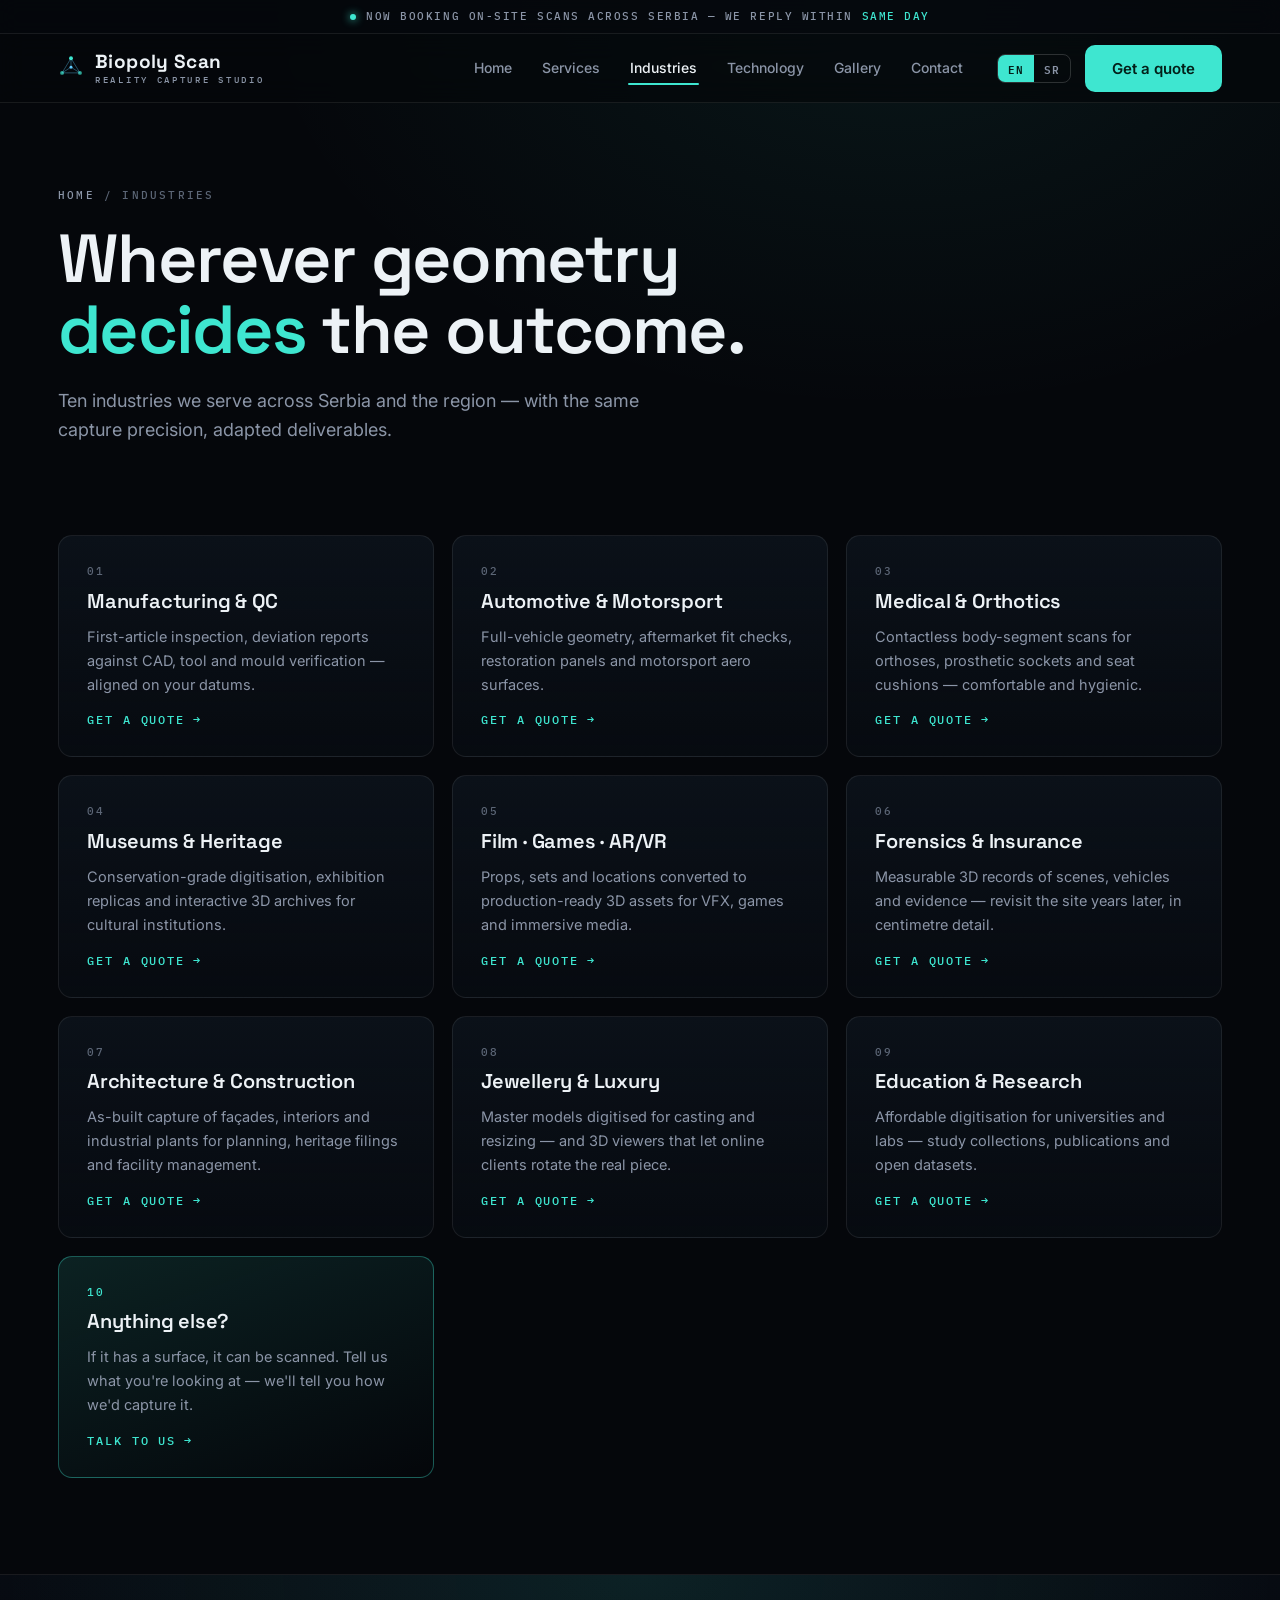
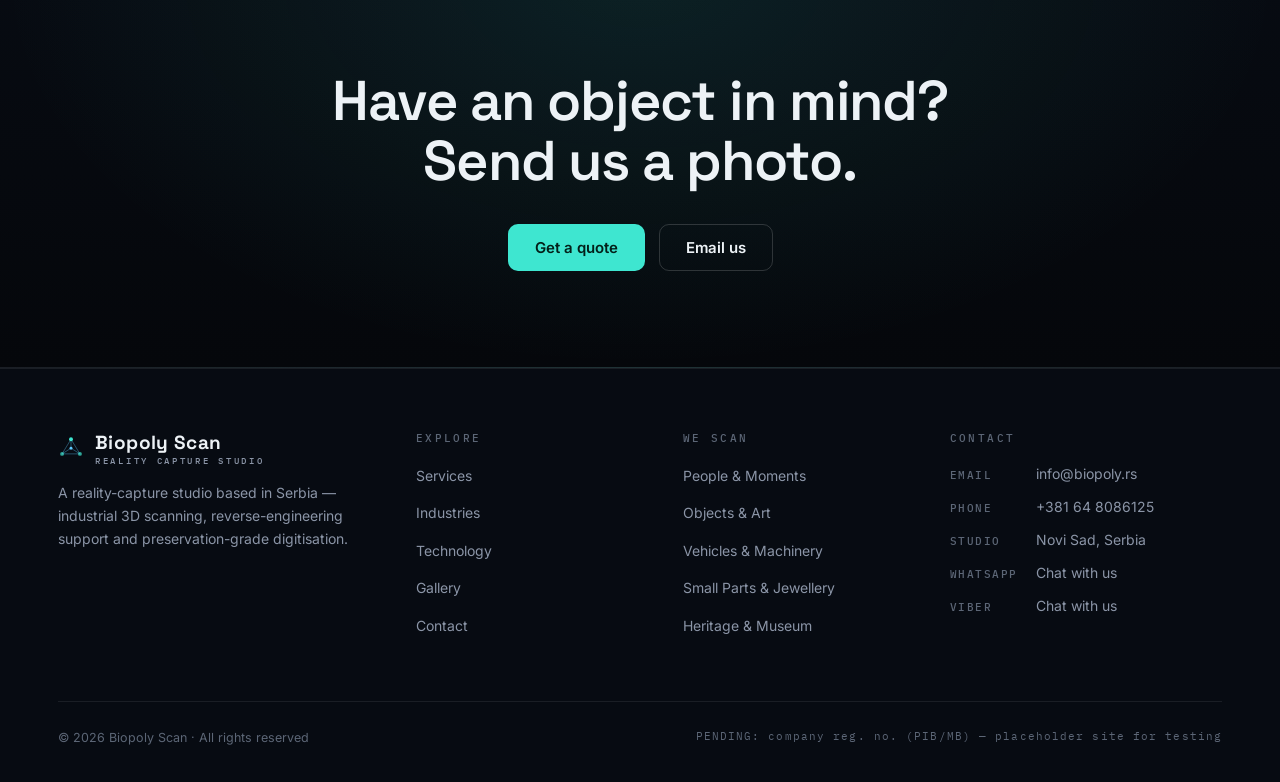
<file: industries.html>
<!DOCTYPE html>
<html lang="en">
<head>
<meta charset="UTF-8">
<meta name="viewport" content="width=device-width, initial-scale=1">
<title>Industries — Biopoly Scan 3D Scanning Studio, Serbia</title>
<meta name="description" content="3D scanning applications: manufacturing QC, automotive, medical & orthotics, museums, film & games, forensics, architecture, jewellery, education.">
<link rel="icon" href="assets/img/favicon.svg" type="image/svg+xml">
<link rel="preconnect" href="https://fonts.googleapis.com">
<link rel="preconnect" href="https://fonts.gstatic.com" crossorigin>
<link href="https://fonts.googleapis.com/css2?family=Space+Grotesk:wght@500;600;700&family=Inter:wght@400;500;600&family=IBM+Plex+Mono:wght@400;500&display=swap" rel="stylesheet">
<link rel="stylesheet" href="assets/css/main.css">
<!-- Google tag (gtag.js) -->
<script async src="https://www.googletagmanager.com/gtag/js?id=G-81FXS0GPB9"></script>
<script>
  window.dataLayer = window.dataLayer || [];
  function gtag(){dataLayer.push(arguments);}
  gtag('js', new Date());
  gtag('config', 'G-81FXS0GPB9');
</script>
</head>
<body data-page="industries">

<div class="topline"><span class="dot"></span><span data-i18n="top.line">Now booking on-site scans across Serbia — we reply within <b>same day</b></span></div>
<header class="site-head"><div class="wrap">
  <a class="brand" href="index.html">
    <svg class="logo-mark" viewBox="0 0 32 32" fill="none" aria-hidden="true"><path d="M16 4 5 22M16 4l11 18M5 22h22M16 4v11M5 22l11-7 11 7" stroke="rgba(94,203,255,.45)" stroke-width="1"/><circle cx="16" cy="4" r="2.4" fill="#3ee6d0"/><circle cx="5" cy="22" r="2.4" fill="#3ee6d0" opacity=".7"/><circle cx="27" cy="22" r="2.4" fill="#3ee6d0" opacity=".7"/><circle cx="16" cy="15" r="1.8" fill="#5ecbff"/></svg>
    <span><span data-cfg="brand">Biopoly Scan</span><small data-i18n="ft.tagline">REALITY CAPTURE STUDIO</small></span>
  </a>
  <nav class="main">
    <a href="index.html" data-nav="home" data-i18n="nav.home">Home</a>
    <a href="services.html" data-nav="services" data-i18n="nav.services">Services</a>
    <a href="industries.html" data-nav="industries" data-i18n="nav.industries">Industries</a>
    <a href="technology.html" data-nav="technology" data-i18n="nav.tech">Technology</a>
    <a href="gallery.html" data-nav="gallery" data-i18n="nav.gallery">Gallery</a>
    <a href="contact.html" data-nav="contact" data-i18n="nav.contact">Contact</a>
  </nav>
  <div class="head-cta">
    <div class="lang"><button data-lang="en" class="on">EN</button><button data-lang="sr">SR</button></div>
    <a class="btn btn-solid" href="contact.html" data-i18n="cta.quote">Get a quote</a>
    <button class="burger" aria-label="Menu"><span></span><span></span><span></span></button>
  </div>
</div></header>

<section class="page-hero"><div class="container">
  <p class="crumbs"><a href="index.html" data-i18n="nav.home">Home</a> / <span data-i18n="nav.industries">Industries</span></p>
  <h1 data-i18n="inh.h1">Wherever geometry <em>decides</em> the outcome.</h1>
  <p class="lead" data-i18n="inh.lead">Ten industries we serve across Serbia and the region — with the same capture precision, adapted deliverables.</p>
</div></section>

<section style="padding-top:20px"><div class="container">
  <div class="grid3">
    <div class="card rv"><span class="tagline">01</span><h3 data-i18n="in1.t">Manufacturing &amp; QC</h3><p data-i18n="in1.p">First-article inspection, deviation reports against CAD, tool and mould verification — aligned on your datums.</p><span class="go" data-i18n="cta.quote">Get a quote</span></div>
    <div class="card rv d1"><span class="tagline">02</span><h3 data-i18n="in2.t">Automotive &amp; Motorsport</h3><p data-i18n="in2.p">Full-vehicle geometry, aftermarket fit checks, restoration panels and motorsport aero surfaces.</p><span class="go" data-i18n="cta.quote">Get a quote</span></div>
    <div class="card rv d2"><span class="tagline">03</span><h3 data-i18n="in3.t">Medical &amp; Orthotics</h3><p data-i18n="in3.p">Contactless body-segment scans for orthoses, prosthetic sockets and seat cushions — comfortable and hygienic.</p><span class="go" data-i18n="cta.quote">Get a quote</span></div>
    <div class="card rv"><span class="tagline">04</span><h3 data-i18n="in4.t">Museums &amp; Heritage</h3><p data-i18n="in4.p">Conservation-grade digitisation, exhibition replicas and interactive 3D archives for cultural institutions.</p><span class="go" data-i18n="cta.quote">Get a quote</span></div>
    <div class="card rv d1"><span class="tagline">05</span><h3 data-i18n="in5.t">Film · Games · AR/VR</h3><p data-i18n="in5.p">Props, sets and locations converted to production-ready 3D assets for VFX, games and immersive media.</p><span class="go" data-i18n="cta.quote">Get a quote</span></div>
    <div class="card rv d2"><span class="tagline">06</span><h3 data-i18n="in6.t">Forensics &amp; Insurance</h3><p data-i18n="in6.p">Measurable 3D records of scenes, vehicles and evidence — revisit the site years later, in centimetre detail.</p><span class="go" data-i18n="cta.quote">Get a quote</span></div>
    <div class="card rv"><span class="tagline">07</span><h3 data-i18n="in7.t">Architecture &amp; Construction</h3><p data-i18n="in7.p">As-built capture of façades, interiors and industrial plants for planning, heritage filings and facility management.</p><span class="go" data-i18n="cta.quote">Get a quote</span></div>
    <div class="card rv d1"><span class="tagline">08</span><h3 data-i18n="in8.t">Jewellery &amp; Luxury</h3><p data-i18n="in8.p">Master models digitised for casting and resizing — and 3D viewers that let online clients rotate the real piece.</p><span class="go" data-i18n="cta.quote">Get a quote</span></div>
    <div class="card rv d2"><span class="tagline">09</span><h3 data-i18n="in9.t">Education &amp; Research</h3><p data-i18n="in9.p">Affordable digitisation for universities and labs — study collections, publications and open datasets.</p><span class="go" data-i18n="cta.quote">Get a quote</span></div>
    <div class="card rv" style="border-color:var(--acc-line);background:linear-gradient(160deg,var(--acc-dim),transparent)"><span class="tagline" style="color:var(--acc)">10</span><h3 data-i18n="in10.t">Anything else?</h3><p data-i18n="in10.p">If it has a surface, it can be scanned. Tell us what you're looking at — we'll tell you how we'd capture it.</p><span class="go" data-i18n="cta.talk">Talk to us</span></div>
  </div>
</div></section>

<section class="cta-band"><div class="container">
  <h2 class="rv" data-i18n="cb.t">Have an object in mind? Send us a photo.</h2>
  <div class="row rv d1">
    <a class="btn btn-solid" href="contact.html" data-i18n="cta.quote">Get a quote</a>
    <a class="btn btn-ghost" data-cfg-href="email" data-i18n="cta.email">Email us</a>
  </div>
</div></section>

<footer><div class="container">
  <div class="cols">
    <div>
      <a class="brand" href="index.html"><svg class="logo-mark" viewBox="0 0 32 32" fill="none" aria-hidden="true"><path d="M16 4 5 22M16 4l11 18M5 22h22M16 4v11M5 22l11-7 11 7" stroke="rgba(94,203,255,.45)" stroke-width="1"/><circle cx="16" cy="4" r="2.4" fill="#3ee6d0"/><circle cx="5" cy="22" r="2.4" fill="#3ee6d0" opacity=".7"/><circle cx="27" cy="22" r="2.4" fill="#3ee6d0" opacity=".7"/><circle cx="16" cy="15" r="1.8" fill="#5ecbff"/></svg>
      <span><span data-cfg="brand">Biopoly Scan</span><small data-i18n="ft.tagline">REALITY CAPTURE STUDIO</small></span></a>
      <p class="about" data-i18n="ft.about">A reality-capture studio based in Serbia — industrial 3D scanning, reverse-engineering support and preservation-grade digitisation.</p>
    </div>
    <div><h4 data-i18n="ft.explore">Explore</h4><ul>
      <li><a href="services.html" data-i18n="nav.services">Services</a></li>
      <li><a href="industries.html" data-i18n="nav.industries">Industries</a></li>
      <li><a href="technology.html" data-i18n="nav.tech">Technology</a></li>
      <li><a href="gallery.html" data-i18n="nav.gallery">Gallery</a></li>
      <li><a href="contact.html" data-i18n="nav.contact">Contact</a></li></ul></div>
    <div><h4 data-i18n="ft.services">We scan</h4><ul>
      <li><a href="services.html#people" data-i18n="sv.people">People &amp; Moments</a></li>
      <li><a href="services.html#objects" data-i18n="sv.objects">Objects &amp; Art</a></li>
      <li><a href="services.html#vehicles" data-i18n="sv.vehicles">Vehicles &amp; Machinery</a></li>
      <li><a href="services.html#small" data-i18n="sv.small">Small Parts &amp; Jewellery</a></li>
      <li><a href="services.html#heritage" data-i18n="sv.heritage">Heritage &amp; Museum</a></li></ul></div>
    <div><h4 data-i18n="ft.contact">Contact</h4>
      <div class="contact-line"><b data-i18n="ft.email">Email</b><a data-cfg-href="email"><span data-cfg="email">info@biopoly.rs</span></a></div>
      <div class="contact-line"><b data-i18n="ft.phone">Phone</b><a data-cfg-href="phone"><span data-cfg="phone">+381 60 000 0000</span></a></div>
      <div class="contact-line"><b data-i18n="ft.addr">Studio</b><span data-cfg="address">Belgrade, Serbia</span></div>
      <div class="contact-line"><b>WhatsApp</b><a data-cfg-href="whatsapp" target="_blank" rel="noopener" data-i18n="cta.chat">Chat with us</a></div>
      <div class="contact-line"><b>Viber</b><a data-cfg-href="viber" target="_blank" rel="noopener" data-i18n="cta.chat">Chat with us</a></div>
    </div>
  </div>
  <div class="bottom">
    <span>© <span id="yy">2026</span> <span data-cfg="brand">Biopoly Scan</span> · <span data-i18n="ft.rights">All rights reserved</span></span>
    <span class="mono" data-i18n="ft.legal">PENDING: company reg. no. (PIB/MB) — placeholder site for testing</span>
  </div>
</div></footer>

<script src="assets/js/i18n.js"></script>
<script src="assets/js/main.js"></script>
</body>
</html>
</file>
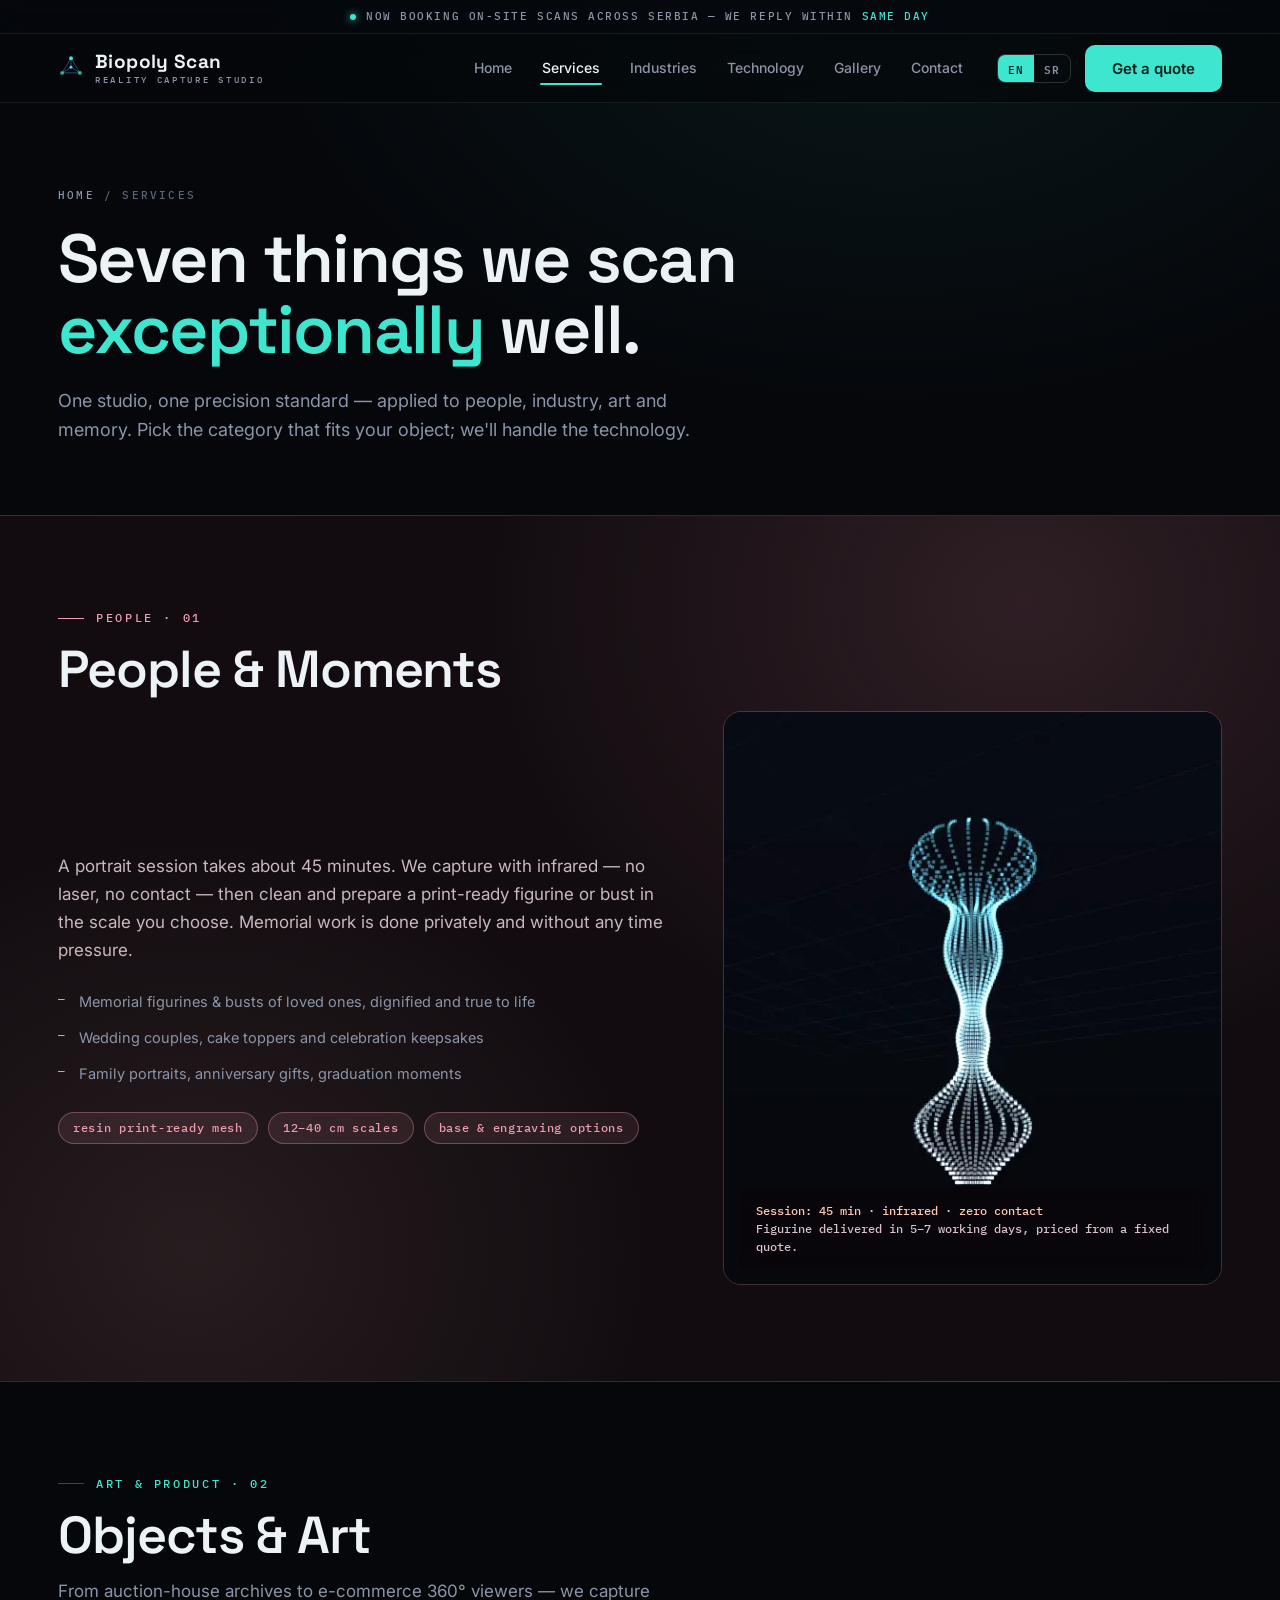
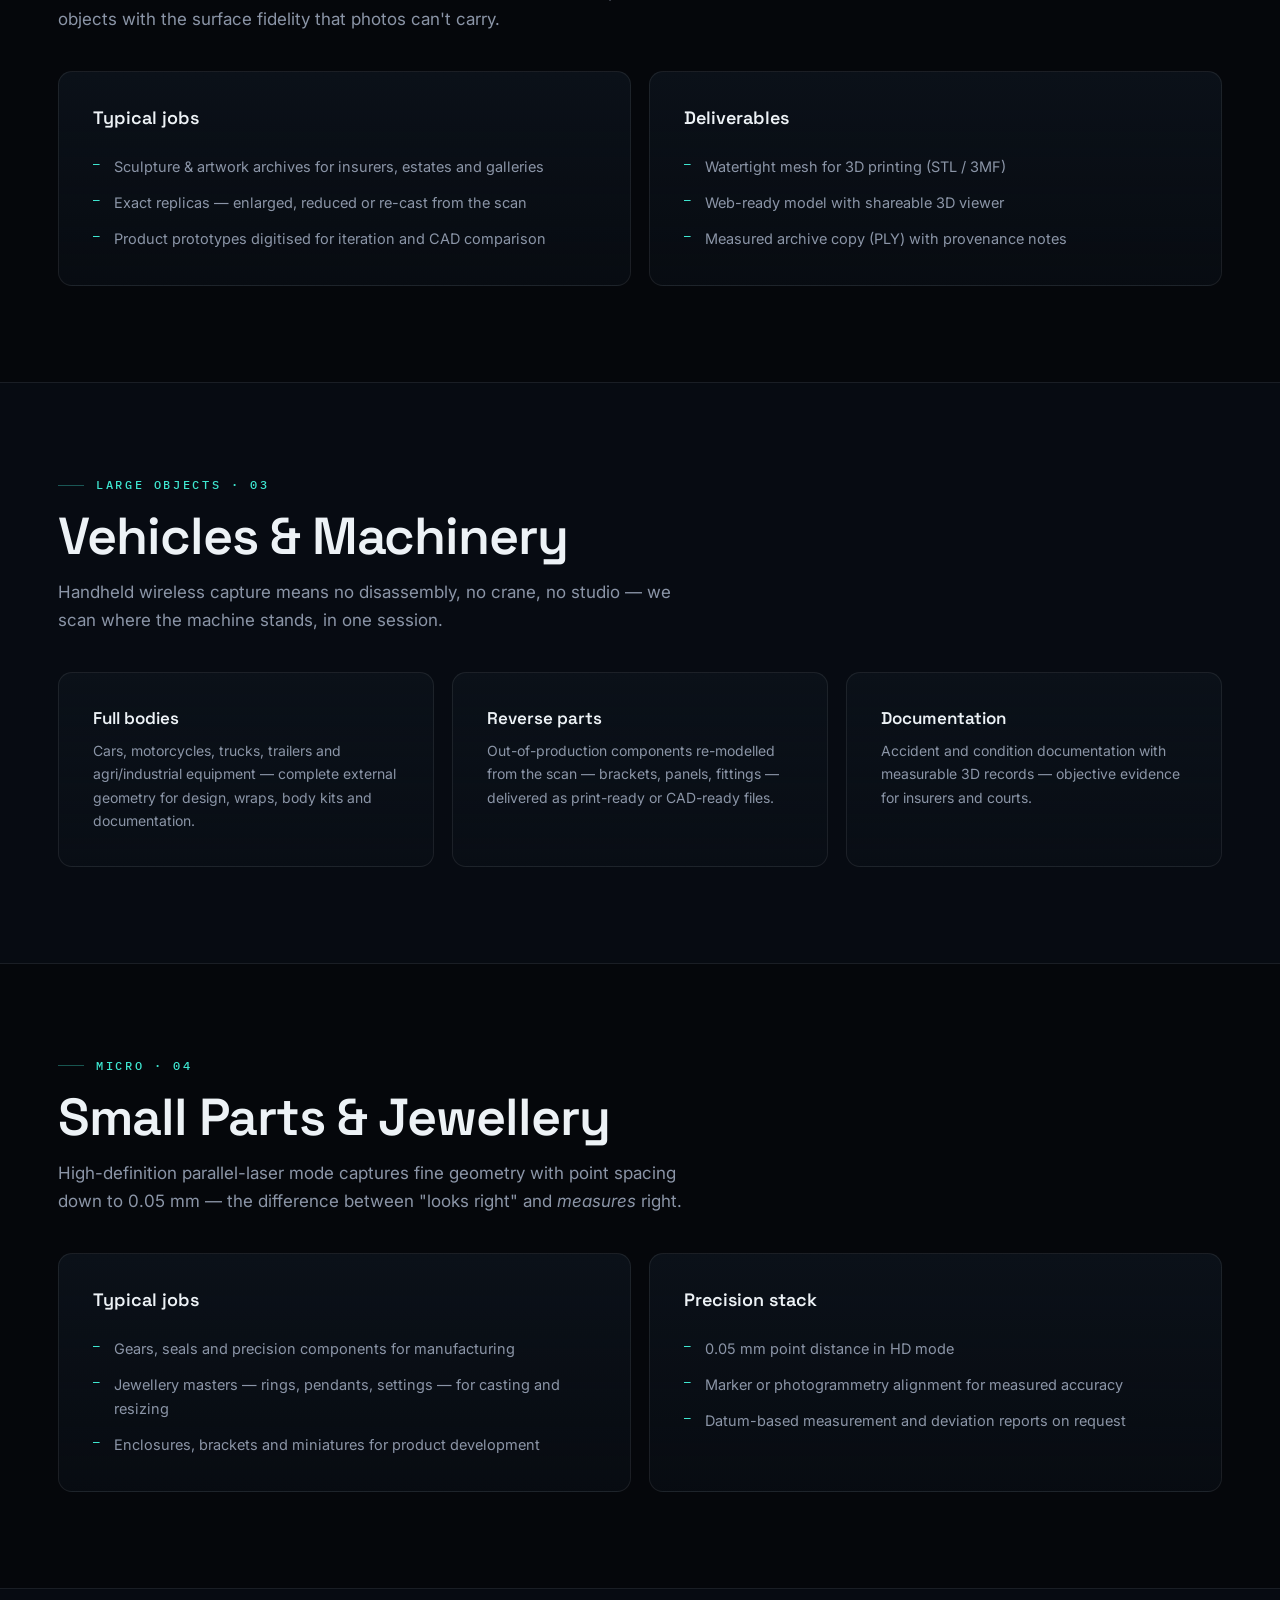
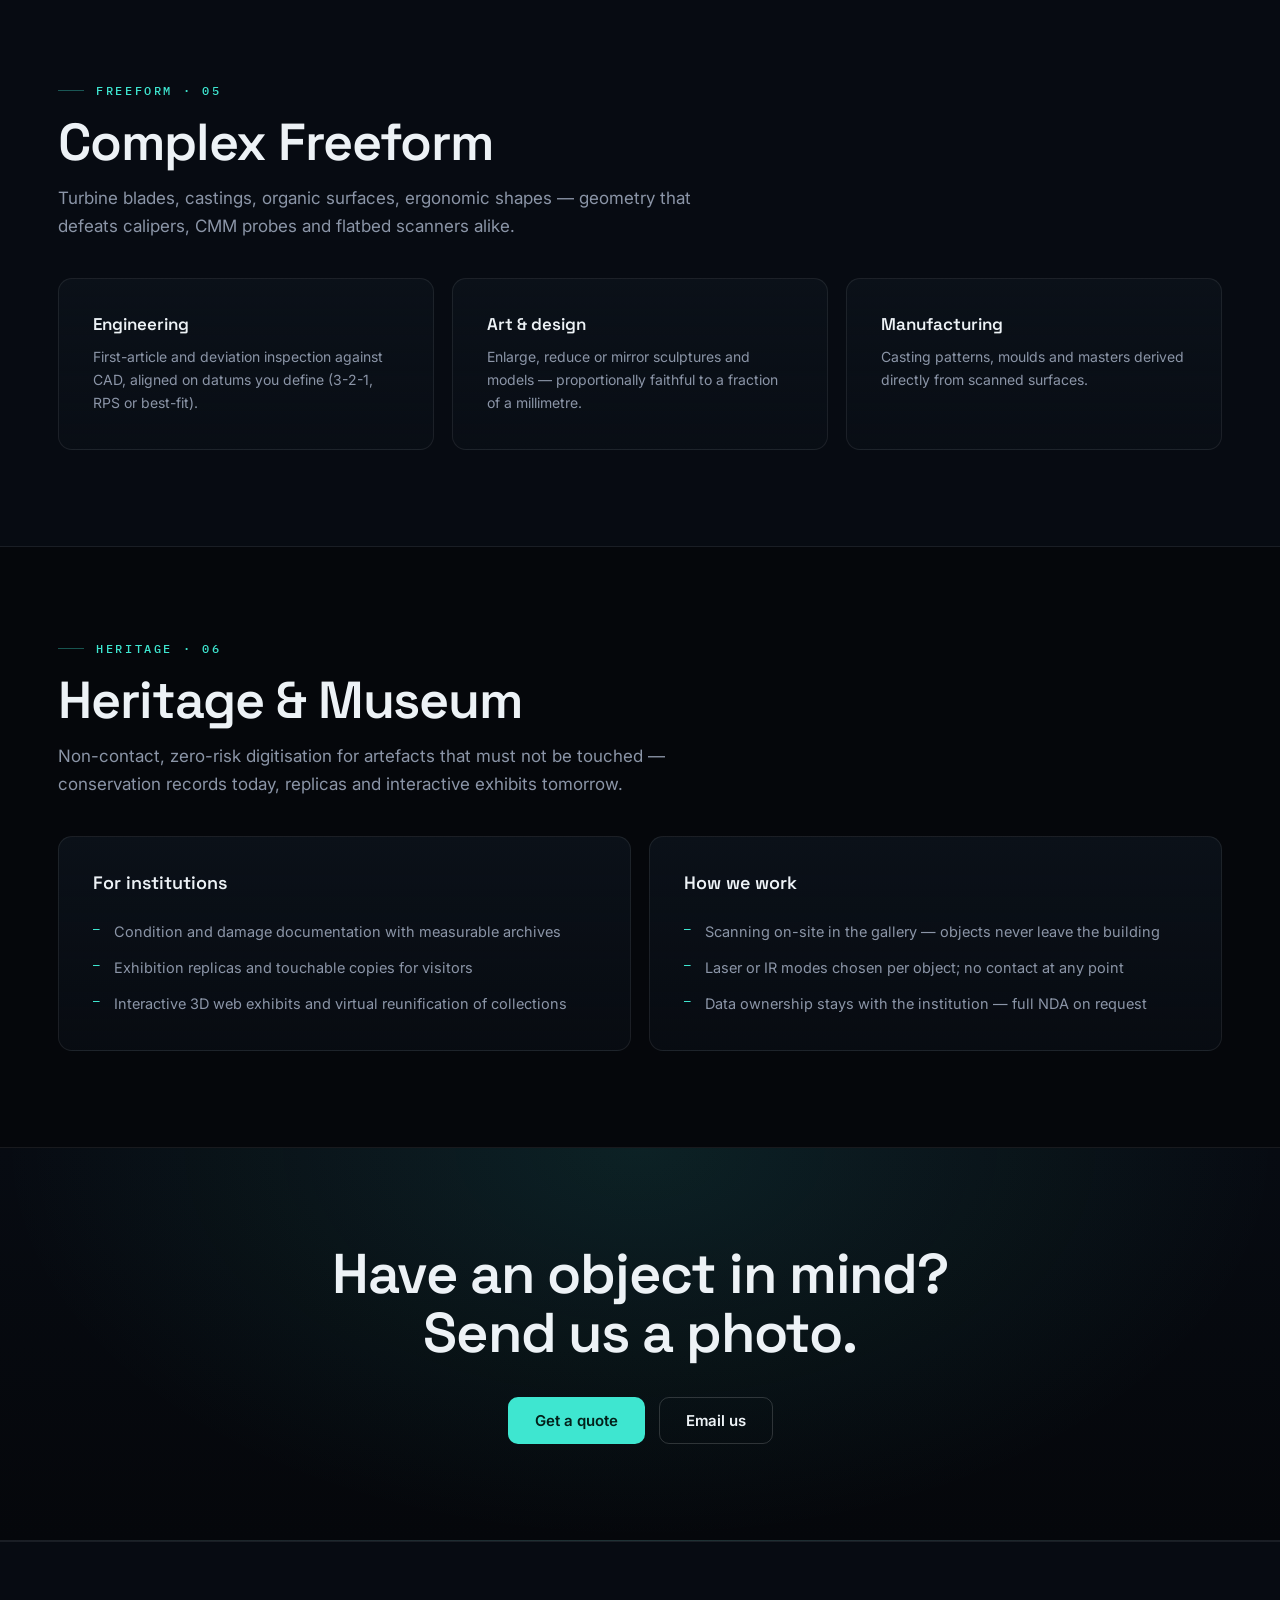
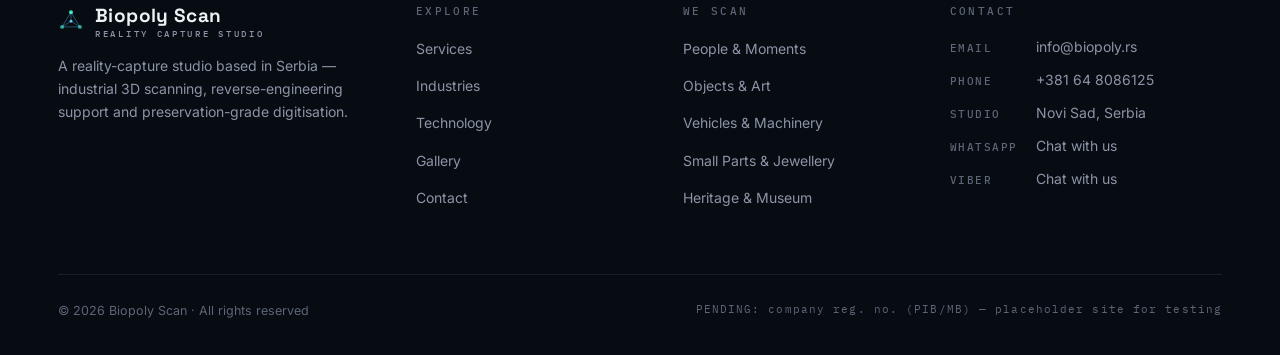
<file: services.html>
<!DOCTYPE html>
<html lang="en">
<head>
<meta charset="UTF-8">
<meta name="viewport" content="width=device-width, initial-scale=1">
<title>Services — Biopoly Scan 3D Scanning Studio, Serbia</title>
<meta name="description" content="3D scanning services: people & moments, objects & art, vehicles & machinery, small parts & jewellery, complex freeform, heritage & museum.">
<link rel="icon" href="assets/img/favicon.svg" type="image/svg+xml">
<link rel="preconnect" href="https://fonts.googleapis.com">
<link rel="preconnect" href="https://fonts.gstatic.com" crossorigin>
<link href="https://fonts.googleapis.com/css2?family=Space+Grotesk:wght@500;600;700&family=Inter:wght@400;500;600&family=IBM+Plex+Mono:wght@400;500&display=swap" rel="stylesheet">
<link rel="stylesheet" href="assets/css/main.css">
<!-- Google tag (gtag.js) -->
<script async src="https://www.googletagmanager.com/gtag/js?id=G-81FXS0GPB9"></script>
<script>
  window.dataLayer = window.dataLayer || [];
  function gtag(){dataLayer.push(arguments);}
  gtag('js', new Date());
  gtag('config', 'G-81FXS0GPB9');
</script>
</head>
<body data-page="services">

<div class="topline"><span class="dot"></span><span data-i18n="top.line">Now booking on-site scans across Serbia — we reply within <b>same day</b></span></div>
<header class="site-head"><div class="wrap">
  <a class="brand" href="index.html">
    <svg class="logo-mark" viewBox="0 0 32 32" fill="none" aria-hidden="true"><path d="M16 4 5 22M16 4l11 18M5 22h22M16 4v11M5 22l11-7 11 7" stroke="rgba(94,203,255,.45)" stroke-width="1"/><circle cx="16" cy="4" r="2.4" fill="#3ee6d0"/><circle cx="5" cy="22" r="2.4" fill="#3ee6d0" opacity=".7"/><circle cx="27" cy="22" r="2.4" fill="#3ee6d0" opacity=".7"/><circle cx="16" cy="15" r="1.8" fill="#5ecbff"/></svg>
    <span><span data-cfg="brand">Biopoly Scan</span><small data-i18n="ft.tagline">REALITY CAPTURE STUDIO</small></span>
  </a>
  <nav class="main">
    <a href="index.html" data-nav="home" data-i18n="nav.home">Home</a>
    <a href="services.html" data-nav="services" data-i18n="nav.services">Services</a>
    <a href="industries.html" data-nav="industries" data-i18n="nav.industries">Industries</a>
    <a href="technology.html" data-nav="technology" data-i18n="nav.tech">Technology</a>
    <a href="gallery.html" data-nav="gallery" data-i18n="nav.gallery">Gallery</a>
    <a href="contact.html" data-nav="contact" data-i18n="nav.contact">Contact</a>
  </nav>
  <div class="head-cta">
    <div class="lang"><button data-lang="en" class="on">EN</button><button data-lang="sr">SR</button></div>
    <a class="btn btn-solid" href="contact.html" data-i18n="cta.quote">Get a quote</a>
    <button class="burger" aria-label="Menu"><span></span><span></span><span></span></button>
  </div>
</div></header>

<section class="page-hero"><div class="container">
  <p class="crumbs"><a href="index.html" data-i18n="nav.home">Home</a> / <span data-i18n="nav.services">Services</span></p>
  <h1 data-i18n="svh.h1">Seven things we scan <em>exceptionally</em> well.</h1>
  <p class="lead" data-i18n="svh.lead">One studio, one precision standard — applied to people, industry, art and memory. Pick the category that fits your object; we'll handle the technology.</p>
</div></section>

<!-- PEOPLE -->
<section class="warm" id="people" style="border-radius:0"><div class="container">
  <p class="eyebrow rv" data-i18n="sv1.tag">People · 01</p>
  <h2 class="sec-title rv" data-i18n="sv1.t">People &amp; Moments</h2>
  <div class="split" style="display:grid;grid-template-columns:1.1fr .9fr;gap:56px">
    <div>
      <p class="rv d1" style="color:#c9b8bd;font-size:17px" data-i18n="sv1.p">A portrait session takes about 45 minutes. We capture with infrared — no laser, no contact — then clean and prepare a print-ready figurine or bust in the scale you choose. Memorial work is done privately and without any time pressure.</p>
      <ul class="next-steps rv d2" style="margin-top:26px">
        <li><i>—</i><span data-i18n="sv1.b1">Memorial figurines &amp; busts of loved ones, dignified and true to life</span></li>
        <li><i>—</i><span data-i18n="sv1.b2">Wedding couples, cake toppers and celebration keepsakes</span></li>
        <li><i>—</i><span data-i18n="sv1.b3">Family portraits, anniversary gifts, graduation moments</span></li>
      </ul>
      <div class="chips rv d3" style="margin-top:26px">
        <span class="chip" style="background:rgba(239,157,177,.1);border-color:rgba(239,157,177,.35);color:var(--warm-b)" data-i18n="sv1.c1">resin print-ready mesh</span>
        <span class="chip" style="background:rgba(239,157,177,.1);border-color:rgba(239,157,177,.35);color:var(--warm-b)" data-i18n="sv1.c2">12–40 cm scales</span>
        <span class="chip" style="background:rgba(239,157,177,.1);border-color:rgba(239,157,177,.35);color:var(--warm-b)" data-i18n="sv1.c3">base &amp; engraving options</span>
      </div>
    </div>
    <div class="visual rv d1"><img src="assets/img/cases/pawn.webp" alt="" loading="lazy">
      <div class="cap"><b data-i18n="sv1.cap.b">Session: 45 min · infrared · zero contact</b><br><span data-i18n="sv1.cap.p">Figurine delivered in 5–7 working days, priced from a fixed quote.</span></div>
    </div>
  </div>
</div></section>

<!-- OBJECTS -->
<section id="objects"><div class="container">
  <p class="eyebrow rv" data-i18n="sv2.tag">Art &amp; product · 02</p>
  <h2 class="sec-title rv" data-i18n="sv2.t">Objects &amp; Art</h2>
  <p class="sec-sub rv d1" data-i18n="sv2.p">From auction-house archives to e-commerce 360° viewers — we capture objects with the surface fidelity that photos can't carry.</p>
  <div class="grid2" style="margin-top:38px">
    <div class="panel rv"><h3 style="font:600 18px/1.3 var(--fd);margin-bottom:12px" data-i18n="sv2.h1">Typical jobs</h3>
      <ul class="next-steps">
        <li><i>—</i><span data-i18n="sv2.b1">Sculpture &amp; artwork archives for insurers, estates and galleries</span></li>
        <li><i>—</i><span data-i18n="sv2.b2">Exact replicas — enlarged, reduced or re-cast from the scan</span></li>
        <li><i>—</i><span data-i18n="sv2.b3">Product prototypes digitised for iteration and CAD comparison</span></li>
      </ul></div>
    <div class="panel rv d1"><h3 style="font:600 18px/1.3 var(--fd);margin-bottom:12px" data-i18n="sv2.h2">Deliverables</h3>
      <ul class="next-steps">
        <li><i>—</i><span data-i18n="sv2.b4">Watertight mesh for 3D printing (STL / 3MF)</span></li>
        <li><i>—</i><span data-i18n="sv2.b5">Web-ready model with shareable 3D viewer</span></li>
        <li><i>—</i><span data-i18n="sv2.b6">Measured archive copy (PLY) with provenance notes</span></li>
      </ul></div>
  </div>
</div></section>

<!-- VEHICLES -->
<section id="vehicles" style="background:var(--bg2);border-block:1px solid var(--line)"><div class="container">
  <p class="eyebrow rv" data-i18n="sv3.tag">Large objects · 03</p>
  <h2 class="sec-title rv" data-i18n="sv3.t">Vehicles &amp; Machinery</h2>
  <p class="sec-sub rv d1" data-i18n="sv3.p">Handheld wireless capture means no disassembly, no crane, no studio — we scan where the machine stands, in one session.</p>
  <div class="grid3" style="margin-top:38px">
    <div class="panel rv"><h3 style="font:600 17px/1.3 var(--fd);margin-bottom:10px" data-i18n="sv3.h1">Full bodies</h3><p class="rv" style="color:var(--mut);font-size:14px" data-i18n="sv3.b1">Cars, motorcycles, trucks, trailers and agri/industrial equipment — complete external geometry for design, wraps, body kits and documentation.</p></div>
    <div class="panel rv d1"><h3 style="font:600 17px/1.3 var(--fd);margin-bottom:10px" data-i18n="sv3.h2">Reverse parts</h3><p style="color:var(--mut);font-size:14px" data-i18n="sv3.b2">Out-of-production components re-modelled from the scan — brackets, panels, fittings — delivered as print-ready or CAD-ready files.</p></div>
    <div class="panel rv d2"><h3 style="font:600 17px/1.3 var(--fd);margin-bottom:10px" data-i18n="sv3.h3">Documentation</h3><p style="color:var(--mut);font-size:14px" data-i18n="sv3.b3">Accident and condition documentation with measurable 3D records — objective evidence for insurers and courts.</p></div>
  </div>
</div></section>

<!-- SMALL -->
<section id="small"><div class="container">
  <p class="eyebrow rv" data-i18n="sv4.tag">Micro · 04</p>
  <h2 class="sec-title rv" data-i18n="sv4.t">Small Parts &amp; Jewellery</h2>
  <p class="sec-sub rv d1" data-i18n="sv4.p">High-definition parallel-laser mode captures fine geometry with point spacing down to 0.05 mm — the difference between "looks right" and <i>measures</i> right.</p>
  <div class="grid2" style="margin-top:38px">
    <div class="panel rv"><h3 style="font:600 18px/1.3 var(--fd);margin-bottom:12px" data-i18n="sv4.h1">Typical jobs</h3>
      <ul class="next-steps">
        <li><i>—</i><span data-i18n="sv4.b1">Gears, seals and precision components for manufacturing</span></li>
        <li><i>—</i><span data-i18n="sv4.b2">Jewellery masters — rings, pendants, settings — for casting and resizing</span></li>
        <li><i>—</i><span data-i18n="sv4.b3">Enclosures, brackets and miniatures for product development</span></li>
      </ul></div>
    <div class="panel rv d1"><h3 style="font:600 18px/1.3 var(--fd);margin-bottom:12px" data-i18n="sv4.h2">Precision stack</h3>
      <ul class="next-steps">
        <li><i>—</i><span data-i18n="sv4.b4">0.05 mm point distance in HD mode</span></li>
        <li><i>—</i><span data-i18n="sv4.b5">Marker or photogrammetry alignment for measured accuracy</span></li>
        <li><i>—</i><span data-i18n="sv4.b6">Datum-based measurement and deviation reports on request</span></li>
      </ul></div>
  </div>
</div></section>

<!-- FREEFORM -->
<section id="freeform" style="background:var(--bg2);border-block:1px solid var(--line)"><div class="container">
  <p class="eyebrow rv" data-i18n="sv5.tag">Freeform · 05</p>
  <h2 class="sec-title rv" data-i18n="sv5.t">Complex Freeform</h2>
  <p class="sec-sub rv d1" data-i18n="sv5.p">Turbine blades, castings, organic surfaces, ergonomic shapes — geometry that defeats calipers, CMM probes and flatbed scanners alike.</p>
  <div class="grid3" style="margin-top:38px">
    <div class="panel rv"><h3 style="font:600 17px/1.3 var(--fd);margin-bottom:10px" data-i18n="sv5.h1">Engineering</h3><p style="color:var(--mut);font-size:14px" data-i18n="sv5.b1">First-article and deviation inspection against CAD, aligned on datums you define (3-2-1, RPS or best-fit).</p></div>
    <div class="panel rv d1"><h3 style="font:600 17px/1.3 var(--fd);margin-bottom:10px" data-i18n="sv5.h2">Art &amp; design</h3><p style="color:var(--mut);font-size:14px" data-i18n="sv5.b2">Enlarge, reduce or mirror sculptures and models — proportionally faithful to a fraction of a millimetre.</p></div>
    <div class="panel rv d2"><h3 style="font:600 17px/1.3 var(--fd);margin-bottom:10px" data-i18n="sv5.h3">Manufacturing</h3><p style="color:var(--mut);font-size:14px" data-i18n="sv5.b3">Casting patterns, moulds and masters derived directly from scanned surfaces.</p></div>
  </div>
</div></section>

<!-- HERITAGE -->
<section id="heritage"><div class="container">
  <p class="eyebrow rv" data-i18n="sv6.tag">Heritage · 06</p>
  <h2 class="sec-title rv" data-i18n="sv6.t">Heritage &amp; Museum</h2>
  <p class="sec-sub rv d1" data-i18n="sv6.p">Non-contact, zero-risk digitisation for artefacts that must not be touched — conservation records today, replicas and interactive exhibits tomorrow.</p>
  <div class="grid2" style="margin-top:38px">
    <div class="panel rv"><h3 style="font:600 18px/1.3 var(--fd);margin-bottom:12px" data-i18n="sv6.h1">For institutions</h3>
      <ul class="next-steps">
        <li><i>—</i><span data-i18n="sv6.b1">Condition and damage documentation with measurable archives</span></li>
        <li><i>—</i><span data-i18n="sv6.b2">Exhibition replicas and touchable copies for visitors</span></li>
        <li><i>—</i><span data-i18n="sv6.b3">Interactive 3D web exhibits and virtual reunification of collections</span></li>
      </ul></div>
    <div class="panel rv d1"><h3 style="font:600 18px/1.3 var(--fd);margin-bottom:12px" data-i18n="sv6.h2">How we work</h3>
      <ul class="next-steps">
        <li><i>—</i><span data-i18n="sv6.b4">Scanning on-site in the gallery — objects never leave the building</span></li>
        <li><i>—</i><span data-i18n="sv6.b5">Laser or IR modes chosen per object; no contact at any point</span></li>
        <li><i>—</i><span data-i18n="sv6.b6">Data ownership stays with the institution — full NDA on request</span></li>
      </ul></div>
  </div>
</div></section>

<section class="cta-band"><div class="container">
  <h2 class="rv" data-i18n="cb.t">Have an object in mind? Send us a photo.</h2>
  <div class="row rv d1">
    <a class="btn btn-solid" href="contact.html" data-i18n="cta.quote">Get a quote</a>
    <a class="btn btn-ghost" data-cfg-href="email" data-i18n="cta.email">Email us</a>
  </div>
</div></section>

<footer><div class="container">
  <div class="cols">
    <div>
      <a class="brand" href="index.html"><svg class="logo-mark" viewBox="0 0 32 32" fill="none" aria-hidden="true"><path d="M16 4 5 22M16 4l11 18M5 22h22M16 4v11M5 22l11-7 11 7" stroke="rgba(94,203,255,.45)" stroke-width="1"/><circle cx="16" cy="4" r="2.4" fill="#3ee6d0"/><circle cx="5" cy="22" r="2.4" fill="#3ee6d0" opacity=".7"/><circle cx="27" cy="22" r="2.4" fill="#3ee6d0" opacity=".7"/><circle cx="16" cy="15" r="1.8" fill="#5ecbff"/></svg>
      <span><span data-cfg="brand">Biopoly Scan</span><small data-i18n="ft.tagline">REALITY CAPTURE STUDIO</small></span></a>
      <p class="about" data-i18n="ft.about">A reality-capture studio based in Serbia — industrial 3D scanning, reverse-engineering support and preservation-grade digitisation.</p>
    </div>
    <div><h4 data-i18n="ft.explore">Explore</h4><ul>
      <li><a href="services.html" data-i18n="nav.services">Services</a></li>
      <li><a href="industries.html" data-i18n="nav.industries">Industries</a></li>
      <li><a href="technology.html" data-i18n="nav.tech">Technology</a></li>
      <li><a href="gallery.html" data-i18n="nav.gallery">Gallery</a></li>
      <li><a href="contact.html" data-i18n="nav.contact">Contact</a></li></ul></div>
    <div><h4 data-i18n="ft.services">We scan</h4><ul>
      <li><a href="services.html#people" data-i18n="sv.people">People &amp; Moments</a></li>
      <li><a href="services.html#objects" data-i18n="sv.objects">Objects &amp; Art</a></li>
      <li><a href="services.html#vehicles" data-i18n="sv.vehicles">Vehicles &amp; Machinery</a></li>
      <li><a href="services.html#small" data-i18n="sv.small">Small Parts &amp; Jewellery</a></li>
      <li><a href="services.html#heritage" data-i18n="sv.heritage">Heritage &amp; Museum</a></li></ul></div>
    <div><h4 data-i18n="ft.contact">Contact</h4>
      <div class="contact-line"><b data-i18n="ft.email">Email</b><a data-cfg-href="email"><span data-cfg="email">info@biopoly.rs</span></a></div>
      <div class="contact-line"><b data-i18n="ft.phone">Phone</b><a data-cfg-href="phone"><span data-cfg="phone">+381 60 000 0000</span></a></div>
      <div class="contact-line"><b data-i18n="ft.addr">Studio</b><span data-cfg="address">Belgrade, Serbia</span></div>
      <div class="contact-line"><b>WhatsApp</b><a data-cfg-href="whatsapp" target="_blank" rel="noopener" data-i18n="cta.chat">Chat with us</a></div>
      <div class="contact-line"><b>Viber</b><a data-cfg-href="viber" target="_blank" rel="noopener" data-i18n="cta.chat">Chat with us</a></div>
    </div>
  </div>
  <div class="bottom">
    <span>© <span id="yy">2026</span> <span data-cfg="brand">Biopoly Scan</span> · <span data-i18n="ft.rights">All rights reserved</span></span>
    <span class="mono" data-i18n="ft.legal">PENDING: company reg. no. (PIB/MB) — placeholder site for testing</span>
  </div>
</div></footer>

<script src="assets/js/i18n.js"></script>
<script src="assets/js/main.js"></script>
</body>
</html>
</file>
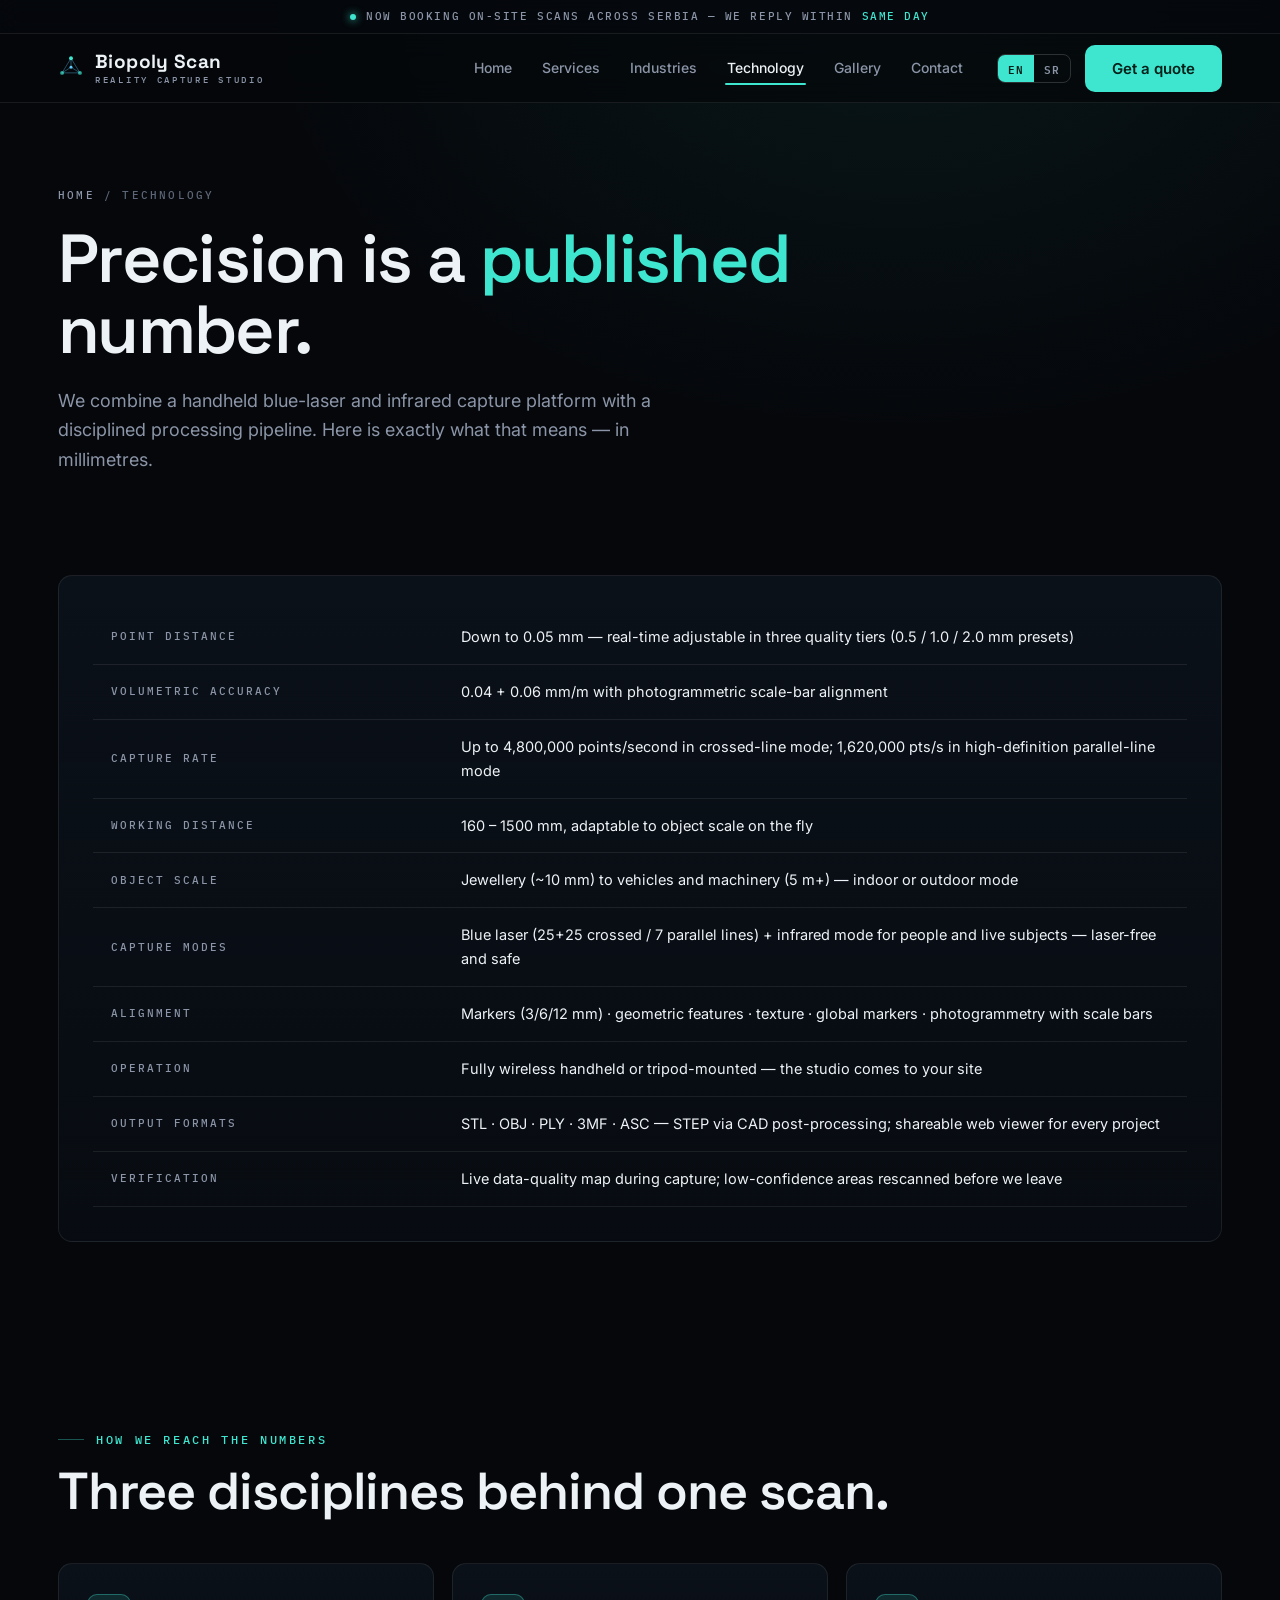
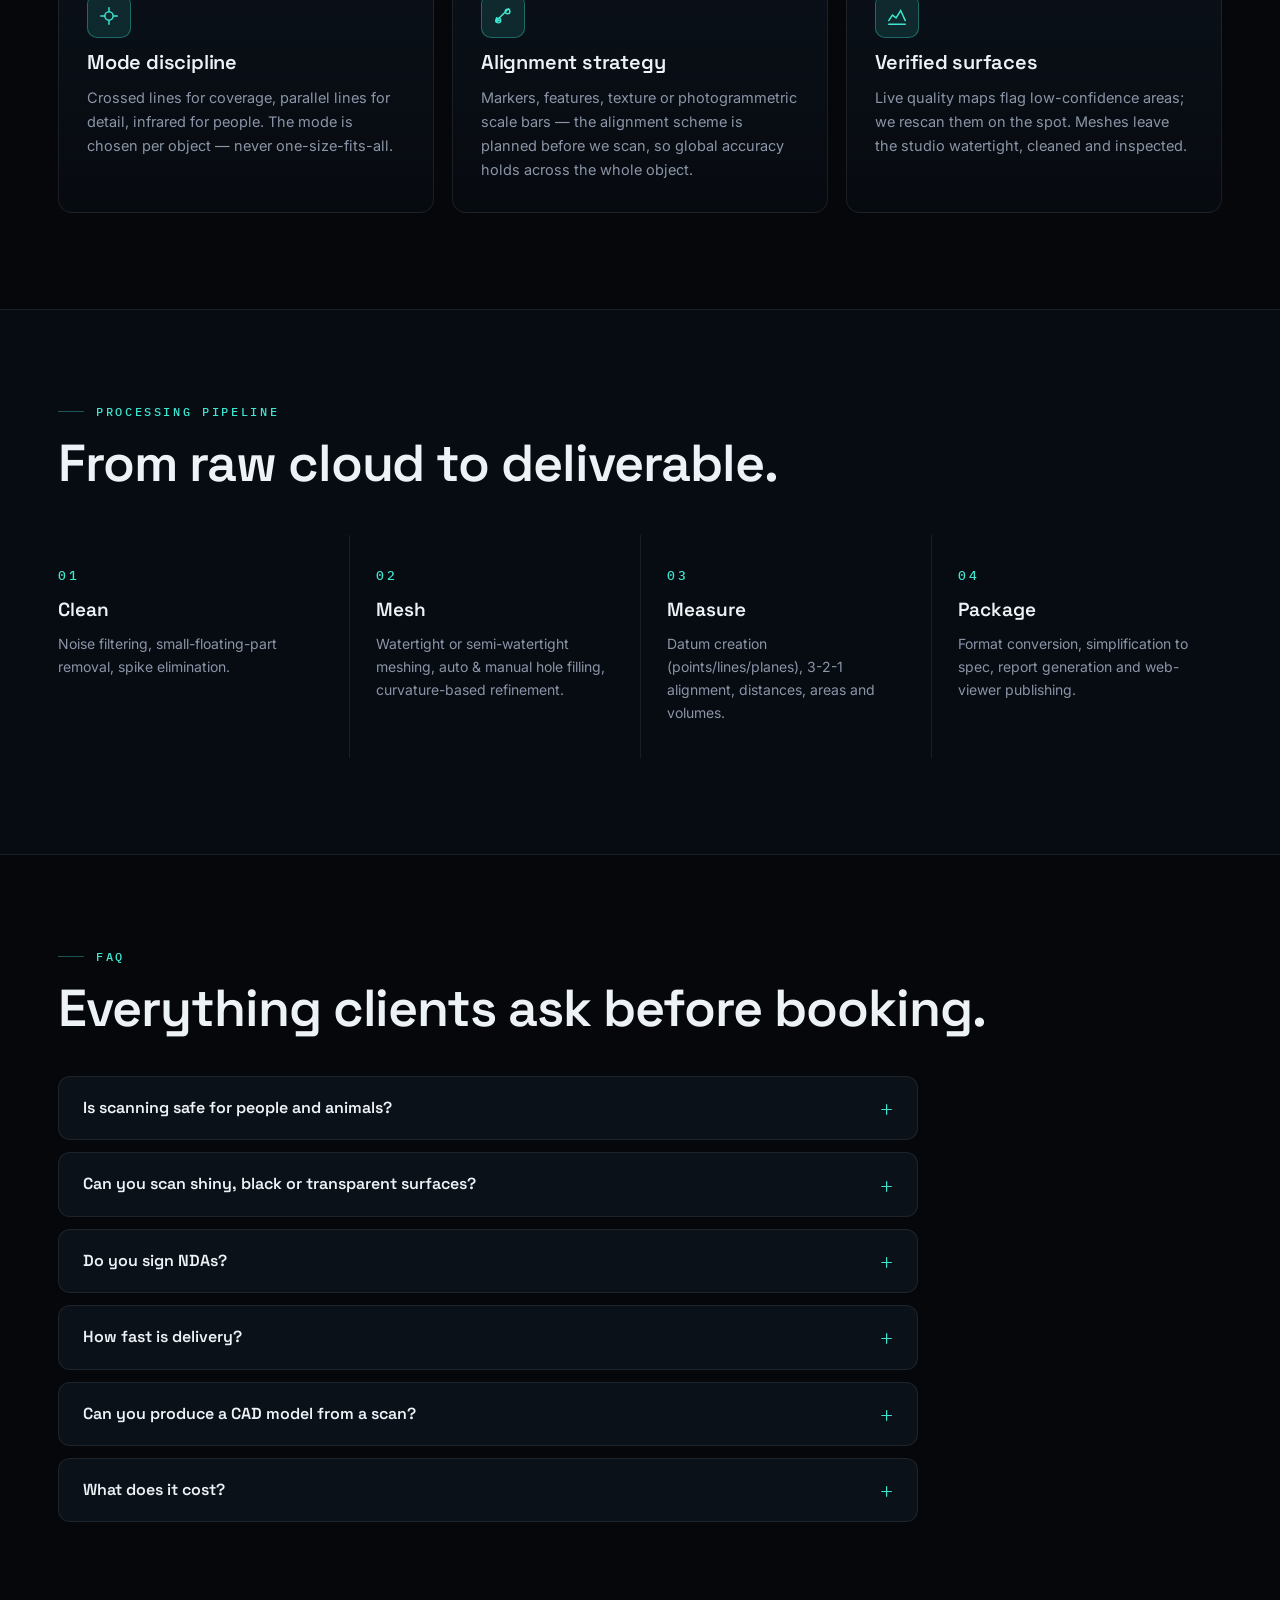
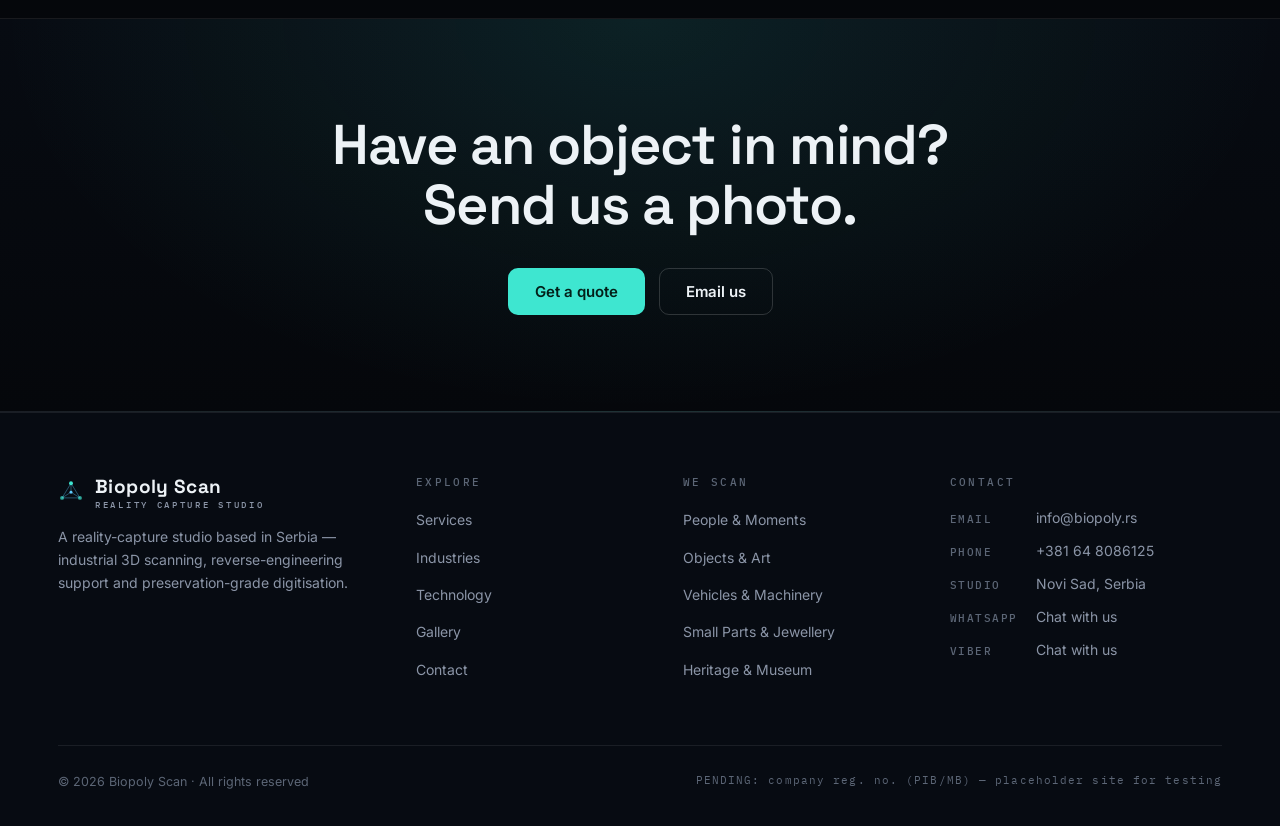
<file: technology.html>
<!DOCTYPE html>
<html lang="en">
<head>
<meta charset="UTF-8">
<meta name="viewport" content="width=device-width, initial-scale=1">
<title>Technology — Biopoly Scan 3D Scanning Studio, Serbia</title>
<meta name="description" content="Our capture capability: 0.05 mm point distance, 4.8M pts/s, laser & infrared modes, marker/feature/photogrammetry alignment, print-ready meshes.">
<link rel="icon" href="assets/img/favicon.svg" type="image/svg+xml">
<link rel="preconnect" href="https://fonts.googleapis.com">
<link rel="preconnect" href="https://fonts.gstatic.com" crossorigin>
<link href="https://fonts.googleapis.com/css2?family=Space+Grotesk:wght@500;600;700&family=Inter:wght@400;500;600&family=IBM+Plex+Mono:wght@400;500&display=swap" rel="stylesheet">
<link rel="stylesheet" href="assets/css/main.css">
<!-- Google tag (gtag.js) -->
<script async src="https://www.googletagmanager.com/gtag/js?id=G-81FXS0GPB9"></script>
<script>
  window.dataLayer = window.dataLayer || [];
  function gtag(){dataLayer.push(arguments);}
  gtag('js', new Date());
  gtag('config', 'G-81FXS0GPB9');
</script>
</head>
<body data-page="technology">

<div class="topline"><span class="dot"></span><span data-i18n="top.line">Now booking on-site scans across Serbia — we reply within <b>same day</b></span></div>
<header class="site-head"><div class="wrap">
  <a class="brand" href="index.html">
    <svg class="logo-mark" viewBox="0 0 32 32" fill="none" aria-hidden="true"><path d="M16 4 5 22M16 4l11 18M5 22h22M16 4v11M5 22l11-7 11 7" stroke="rgba(94,203,255,.45)" stroke-width="1"/><circle cx="16" cy="4" r="2.4" fill="#3ee6d0"/><circle cx="5" cy="22" r="2.4" fill="#3ee6d0" opacity=".7"/><circle cx="27" cy="22" r="2.4" fill="#3ee6d0" opacity=".7"/><circle cx="16" cy="15" r="1.8" fill="#5ecbff"/></svg>
    <span><span data-cfg="brand">Biopoly Scan</span><small data-i18n="ft.tagline">REALITY CAPTURE STUDIO</small></span>
  </a>
  <nav class="main">
    <a href="index.html" data-nav="home" data-i18n="nav.home">Home</a>
    <a href="services.html" data-nav="services" data-i18n="nav.services">Services</a>
    <a href="industries.html" data-nav="industries" data-i18n="nav.industries">Industries</a>
    <a href="technology.html" data-nav="technology" data-i18n="nav.tech">Technology</a>
    <a href="gallery.html" data-nav="gallery" data-i18n="nav.gallery">Gallery</a>
    <a href="contact.html" data-nav="contact" data-i18n="nav.contact">Contact</a>
  </nav>
  <div class="head-cta">
    <div class="lang"><button data-lang="en" class="on">EN</button><button data-lang="sr">SR</button></div>
    <a class="btn btn-solid" href="contact.html" data-i18n="cta.quote">Get a quote</a>
    <button class="burger" aria-label="Menu"><span></span><span></span><span></span></button>
  </div>
</div></header>

<section class="page-hero"><div class="container">
  <p class="crumbs"><a href="index.html" data-i18n="nav.home">Home</a> / <span data-i18n="nav.tech">Technology</span></p>
  <h1 data-i18n="th.h1">Precision is a <em>published</em> number.</h1>
  <p class="lead" data-i18n="th.lead">We combine a handheld blue-laser and infrared capture platform with a disciplined processing pipeline. Here is exactly what that means — in millimetres.</p>
</div></section>

<section style="padding-top:30px"><div class="container">
  <div class="panel rv" style="overflow-x:auto">
    <table class="spec">
      <tr><th data-i18n="th.t1">Point distance</th><td data-i18n="th.v1">Down to 0.05 mm — real-time adjustable in three quality tiers (0.5 / 1.0 / 2.0 mm presets)</td></tr>
      <tr><th data-i18n="th.t2">Volumetric accuracy</th><td data-i18n="th.v2">0.04 + 0.06 mm/m with photogrammetric scale-bar alignment</td></tr>
      <tr><th data-i18n="th.t3">Capture rate</th><td data-i18n="th.v3">Up to 4,800,000 points/second in crossed-line mode; 1,620,000 pts/s in high-definition parallel-line mode</td></tr>
      <tr><th data-i18n="th.t4">Working distance</th><td data-i18n="th.v4">160 – 1500 mm, adaptable to object scale on the fly</td></tr>
      <tr><th data-i18n="th.t5">Object scale</th><td data-i18n="th.v5">Jewellery (~10 mm) to vehicles and machinery (5 m+) — indoor or outdoor mode</td></tr>
      <tr><th data-i18n="th.t6">Capture modes</th><td data-i18n="th.v6">Blue laser (25+25 crossed / 7 parallel lines) + infrared mode for people and live subjects — laser-free and safe</td></tr>
      <tr><th data-i18n="th.t7">Alignment</th><td data-i18n="th.v7">Markers (3/6/12 mm) · geometric features · texture · global markers · photogrammetry with scale bars</td></tr>
      <tr><th data-i18n="th.t8">Operation</th><td data-i18n="th.v8">Fully wireless handheld or tripod-mounted — the studio comes to your site</td></tr>
      <tr><th data-i18n="th.t9">Output formats</th><td>STL · OBJ · PLY · 3MF · ASC — STEP via CAD post-processing; shareable web viewer for every project</td></tr>
      <tr><th data-i18n="th.t10">Verification</th><td data-i18n="th.v10">Live data-quality map during capture; low-confidence areas rescanned before we leave</td></tr>
    </table>
  </div>
</div></section>

<section><div class="container">
  <p class="eyebrow rv" data-i18n="thm.eyebrow">How we reach the numbers</p>
  <h2 class="sec-title rv" data-i18n="thm.title">Three disciplines behind one scan.</h2>
  <div class="grid3" style="margin-top:44px">
    <div class="card rv"><div class="ico"><svg viewBox="0 0 24 24" fill="none" stroke="currentColor" stroke-width="1.6" stroke-linecap="round"><path d="M12 3v4M12 17v4M3 12h4M17 12h4"/><circle cx="12" cy="12" r="4.5"/></svg></div><h3 data-i18n="thm.c1.t">Mode discipline</h3><p data-i18n="thm.c1.p">Crossed lines for coverage, parallel lines for detail, infrared for people. The mode is chosen per object — never one-size-fits-all.</p></div>
    <div class="card rv d1"><div class="ico"><svg viewBox="0 0 24 24" fill="none" stroke="currentColor" stroke-width="1.6" stroke-linecap="round"><path d="M4 18 18 4M4 18l4-1M4 18l1-4"/><circle cx="17" cy="7" r="2.5"/><circle cx="7" cy="17" r="2.5"/></svg></div><h3 data-i18n="thm.c2.t">Alignment strategy</h3><p data-i18n="thm.c2.p">Markers, features, texture or photogrammetric scale bars — the alignment scheme is planned before we scan, so global accuracy holds across the whole object.</p></div>
    <div class="card rv d2"><div class="ico"><svg viewBox="0 0 24 24" fill="none" stroke="currentColor" stroke-width="1.6" stroke-linecap="round"><path d="M3 17l4-6 4 3 5-8 5 11"/><path d="M3 21h18"/></svg></div><h3 data-i18n="thm.c3.t">Verified surfaces</h3><p data-i18n="thm.c3.p">Live quality maps flag low-confidence areas; we rescan them on the spot. Meshes leave the studio watertight, cleaned and inspected.</p></div>
  </div>
</div></section>

<section style="background:var(--bg2);border-block:1px solid var(--line)"><div class="container">
  <p class="eyebrow rv" data-i18n="thp.eyebrow">Processing pipeline</p>
  <h2 class="sec-title rv" data-i18n="thp.title">From raw cloud to deliverable.</h2>
  <div class="steps" style="margin-top:44px">
    <div class="step rv"><b>01</b><h3 data-i18n="thp.s1.t">Clean</h3><p data-i18n="thp.s1.p">Noise filtering, small-floating-part removal, spike elimination.</p></div>
    <div class="step rv d1"><b>02</b><h3 data-i18n="thp.s2.t">Mesh</h3><p data-i18n="thp.s2.p">Watertight or semi-watertight meshing, auto &amp; manual hole filling, curvature-based refinement.</p></div>
    <div class="step rv d2"><b>03</b><h3 data-i18n="thp.s3.t">Measure</h3><p data-i18n="thp.s3.p">Datum creation (points/lines/planes), 3-2-1 alignment, distances, areas and volumes.</p></div>
    <div class="step rv d3"><b>04</b><h3 data-i18n="thp.s4.t">Package</h3><p data-i18n="thp.s4.p">Format conversion, simplification to spec, report generation and web-viewer publishing.</p></div>
  </div>
</div></section>

<section><div class="container">
  <p class="eyebrow rv" data-i18n="thf.eyebrow">FAQ</p>
  <h2 class="sec-title rv" data-i18n="thf.title">Everything clients ask before booking.</h2>
  <div class="faq" style="margin-top:40px;max-width:860px">
    <details class="rv"><summary data-i18n="thf1.q">Is scanning safe for people and animals?</summary><div class="a" data-i18n="thf1.a">Yes. People and pets are captured in infrared mode — no laser projection at all. For objects, laser capture is still non-contact and eye-safe at working distance.</div></details>
    <details class="rv"><summary data-i18n="thf2.q">Can you scan shiny, black or transparent surfaces?</summary><div class="a" data-i18n="thf2.a">Reflective and dark surfaces have a dedicated scanning mode. Transparent surfaces may need a thin washable coating — we always test a small area first and tell you before booking.</div></details>
    <details class="rv"><summary data-i18n="thf3.q">Do you sign NDAs?</summary><div class="a" data-i18n="thf3.a">Always available, routinely signed. Your scans, models and photos are never published or used as references without written consent.</div></details>
    <details class="rv"><summary data-i18n="thf4.q">How fast is delivery?</summary><div class="a" data-i18n="thf4.a">Typical single-object jobs deliver within 48 hours of scanning; larger on-site campaigns within five working days. Deadlines are fixed in the quote.</div></details>
    <details class="rv"><summary data-i18n="thf5.q">Can you produce a CAD model from a scan?</summary><div class="a" data-i18n="thf5.a">Yes — from a clean mesh we prepare STEP-ready surfaces or parametric re-modelling for reverse engineering, quoted per object complexity.</div></details>
    <details class="rv"><summary data-i18n="thf6.q">What does it cost?</summary><div class="a" data-i18n="thf6.a">Pricing depends on size, complexity and deliverable. Send a photo and the goal — you get a fixed quote within one business day. No hourly surprises.</div></details>
  </div>
</div></section>

<section class="cta-band"><div class="container">
  <h2 class="rv" data-i18n="cb.t">Have an object in mind? Send us a photo.</h2>
  <div class="row rv d1">
    <a class="btn btn-solid" href="contact.html" data-i18n="cta.quote">Get a quote</a>
    <a class="btn btn-ghost" data-cfg-href="email" data-i18n="cta.email">Email us</a>
  </div>
</div></section>

<footer><div class="container">
  <div class="cols">
    <div>
      <a class="brand" href="index.html"><svg class="logo-mark" viewBox="0 0 32 32" fill="none" aria-hidden="true"><path d="M16 4 5 22M16 4l11 18M5 22h22M16 4v11M5 22l11-7 11 7" stroke="rgba(94,203,255,.45)" stroke-width="1"/><circle cx="16" cy="4" r="2.4" fill="#3ee6d0"/><circle cx="5" cy="22" r="2.4" fill="#3ee6d0" opacity=".7"/><circle cx="27" cy="22" r="2.4" fill="#3ee6d0" opacity=".7"/><circle cx="16" cy="15" r="1.8" fill="#5ecbff"/></svg>
      <span><span data-cfg="brand">Biopoly Scan</span><small data-i18n="ft.tagline">REALITY CAPTURE STUDIO</small></span></a>
      <p class="about" data-i18n="ft.about">A reality-capture studio based in Serbia — industrial 3D scanning, reverse-engineering support and preservation-grade digitisation.</p>
    </div>
    <div><h4 data-i18n="ft.explore">Explore</h4><ul>
      <li><a href="services.html" data-i18n="nav.services">Services</a></li>
      <li><a href="industries.html" data-i18n="nav.industries">Industries</a></li>
      <li><a href="technology.html" data-i18n="nav.tech">Technology</a></li>
      <li><a href="gallery.html" data-i18n="nav.gallery">Gallery</a></li>
      <li><a href="contact.html" data-i18n="nav.contact">Contact</a></li></ul></div>
    <div><h4 data-i18n="ft.services">We scan</h4><ul>
      <li><a href="services.html#people" data-i18n="sv.people">People &amp; Moments</a></li>
      <li><a href="services.html#objects" data-i18n="sv.objects">Objects &amp; Art</a></li>
      <li><a href="services.html#vehicles" data-i18n="sv.vehicles">Vehicles &amp; Machinery</a></li>
      <li><a href="services.html#small" data-i18n="sv.small">Small Parts &amp; Jewellery</a></li>
      <li><a href="services.html#heritage" data-i18n="sv.heritage">Heritage &amp; Museum</a></li></ul></div>
    <div><h4 data-i18n="ft.contact">Contact</h4>
      <div class="contact-line"><b data-i18n="ft.email">Email</b><a data-cfg-href="email"><span data-cfg="email">info@biopoly.rs</span></a></div>
      <div class="contact-line"><b data-i18n="ft.phone">Phone</b><a data-cfg-href="phone"><span data-cfg="phone">+381 60 000 0000</span></a></div>
      <div class="contact-line"><b data-i18n="ft.addr">Studio</b><span data-cfg="address">Belgrade, Serbia</span></div>
      <div class="contact-line"><b>WhatsApp</b><a data-cfg-href="whatsapp" target="_blank" rel="noopener" data-i18n="cta.chat">Chat with us</a></div>
      <div class="contact-line"><b>Viber</b><a data-cfg-href="viber" target="_blank" rel="noopener" data-i18n="cta.chat">Chat with us</a></div>
    </div>
  </div>
  <div class="bottom">
    <span>© <span id="yy">2026</span> <span data-cfg="brand">Biopoly Scan</span> · <span data-i18n="ft.rights">All rights reserved</span></span>
    <span class="mono" data-i18n="ft.legal">PENDING: company reg. no. (PIB/MB) — placeholder site for testing</span>
  </div>
</div></footer>

<script src="assets/js/i18n.js"></script>
<script src="assets/js/main.js"></script>
</body>
</html>
</file>
<file: assets/css/main.css>
/* ============================================================
   Biopoly Scan 3D — design system
   dark tech · single teal accent · mono data labels
   ============================================================ */
:root{
  --bg:#05070b; --bg2:#070b12; --panel:#0b1119; --panel2:#0e1622;
  --line:rgba(255,255,255,.08); --line2:rgba(255,255,255,.16);
  --txt:#edf2f6; --mut:#8b95a7; --dim:#5c6676;
  --acc:#3ee6d0; --acc2:#5ecbff; --acc-ink:#032019;
  --acc-dim:rgba(62,230,208,.12); --acc-line:rgba(62,230,208,.35);
  --warm-a:#ffc9b8; --warm-b:#ef9db1; --warm-bg:#120c10;
  --fd:'Space Grotesk',system-ui,sans-serif;
  --fb:'Inter',system-ui,sans-serif;
  --fm:'IBM Plex Mono',ui-monospace,monospace;
  --r:14px;
}
*{margin:0;padding:0;box-sizing:border-box}
html{scroll-behavior:smooth}
body{background:var(--bg);color:var(--txt);font:16px/1.65 var(--fb);
  -webkit-font-smoothing:antialiased;overflow-x:hidden}
::selection{background:var(--acc);color:var(--acc-ink)}
img,canvas,video{display:block;max-width:100%}
a{color:inherit;text-decoration:none}
ul{list-style:none}

.container{max-width:1220px;margin:0 auto;padding:0 28px}
.mono{font-family:var(--fm)}
.eyebrow{font:500 12px/1 var(--fm);letter-spacing:.22em;text-transform:uppercase;
  color:var(--acc);display:flex;align-items:center;gap:12px}
.eyebrow::before{content:"";width:26px;height:1px;background:var(--acc-line)}
.sec-title{font:600 clamp(30px,4.2vw,52px)/1.06 var(--fd);letter-spacing:-.02em;margin:18px 0 14px}
.sec-sub{color:var(--mut);max-width:640px;font-size:17px}
section{padding:96px 0;position:relative}
.hair{height:1px;background:var(--line);border:0}

/* ---------- buttons ---------- */
.btn{display:inline-flex;align-items:center;gap:10px;font:600 15px/1 var(--fb);
  padding:15px 26px;border-radius:10px;border:1px solid transparent;cursor:pointer;
  transition:.25s;white-space:nowrap}
.btn-solid{background:var(--acc);color:var(--acc-ink)}
.btn-solid:hover{transform:translateY(-2px);box-shadow:0 12px 32px -8px rgba(62,230,208,.45)}
.btn-ghost{border-color:var(--line2);color:var(--txt)}
.btn-ghost:hover{border-color:var(--acc-line);color:var(--acc);background:var(--acc-dim)}
.btn svg{width:16px;height:16px}

/* ---------- header ---------- */
.topline{position:fixed;top:0;left:0;right:0;z-index:60;height:34px;
  display:flex;align-items:center;justify-content:center;gap:10px;padding:0 14px;
  background:rgba(5,8,12,.85);backdrop-filter:blur(10px);
  border-bottom:1px solid var(--line);
  font:500 11px/1 var(--fm);letter-spacing:.14em;text-transform:uppercase;color:var(--mut);
  white-space:nowrap;overflow:hidden;text-overflow:ellipsis}
.topline b{color:var(--acc);font-weight:500}
.dot{width:6px;height:6px;border-radius:50%;background:var(--acc);
  box-shadow:0 0 8px var(--acc);animation:pulse 2s infinite}
@keyframes pulse{50%{opacity:.35}}
.site-head{position:fixed;top:34px;left:0;right:0;z-index:50;
  backdrop-filter:blur(14px);background:rgba(5,7,11,.72);
  border-bottom:1px solid var(--line);transition:.3s}
.site-head .wrap{max-width:1220px;margin:0 auto;padding:0 28px;height:68px;
  display:flex;align-items:center;gap:32px}
.brand{display:flex;align-items:center;gap:11px;font:700 19px/1 var(--fd);letter-spacing:.02em}
.brand small{display:block;font:500 9px/1 var(--fm);letter-spacing:.3em;color:var(--mut);margin-top:4px}
.logo-mark{width:26px;height:26px;flex:none}
nav.main{display:flex;gap:26px;margin-left:auto}
nav.main a{font:500 14px/1 var(--fb);color:var(--mut);padding:8px 2px;position:relative;transition:.2s}
nav.main a:hover,nav.main a.on{color:var(--txt)}
nav.main a.on::after{content:"";position:absolute;left:0;right:0;bottom:-2px;height:2px;
  background:var(--acc);border-radius:2px}
.head-cta{display:flex;align-items:center;gap:14px}
.lang{display:flex;border:1px solid var(--line2);border-radius:8px;overflow:hidden}
.lang button{background:none;border:0;color:var(--mut);font:600 11px/1 var(--fm);
  padding:8px 10px;cursor:pointer;letter-spacing:.08em}
.lang button.on{background:var(--acc);color:var(--acc-ink)}
.burger{display:none;background:none;border:0;cursor:pointer;padding:8px}
.burger span{display:block;width:22px;height:2px;background:var(--txt);margin:5px 0;transition:.3s}

/* ---------- hero ---------- */
.hero{height:430vh;position:relative;background:var(--bg)}
.hero-pin{position:sticky;top:0;height:100vh;height:100svh;overflow:hidden}
#heroCanvas,#heroPoster{position:absolute;inset:0;width:100%;height:100%}
#heroPoster{object-fit:cover;opacity:0;transition:opacity .8s}
.hero.lean #heroPoster{opacity:1}
.hero-ui{position:absolute;inset:0;pointer-events:none}
.hero-cap{position:absolute;max-width:560px;opacity:0;transform:translateY(26px);
  transition:opacity .5s,transform .5s;pointer-events:none}
.hero-cap.show{opacity:1;transform:none}
.hero-cap .cap-body{background:rgba(5,8,13,.55);backdrop-filter:blur(8px);
  border:1px solid var(--line);border-left:2px solid var(--acc);
  padding:22px 26px;border-radius:4px 14px 14px 4px}
.hero-cap h2{font:600 clamp(26px,3vw,40px)/1.12 var(--fd);letter-spacing:-.015em}
.hero-cap p{color:var(--mut);margin-top:8px;font-size:15px}
.cap-a{left:7vw;top:24vh}
.cap-b{right:7vw;top:30vh;text-align:right}
.cap-b .cap-body{border-left:0;border-right:2px solid var(--acc);border-radius:14px 4px 4px 14px}
.cap-c{left:7vw;bottom:22vh}
.hero-head{position:absolute;left:0;right:0;top:0;bottom:0;display:flex;
  flex-direction:column;justify-content:center;align-items:center;text-align:center;
  padding:0 6vw;transition:opacity .5s,transform .5s}
.hero-head h1{font:600 clamp(40px,6.4vw,88px)/1.03 var(--fd);letter-spacing:-.025em;
  max-width:16ch}
.hero-head h1 em{font-style:normal;color:var(--acc)}
.hero-head p{margin-top:22px;color:var(--mut);font-size:clamp(15px,1.4vw,19px);max-width:52ch}
.hero-head .h-cta{margin-top:34px;display:flex;gap:14px;pointer-events:auto;flex-wrap:wrap;justify-content:center}
.hero-head.hide{opacity:0;transform:translateY(-40px);pointer-events:none}
.hero-end{position:absolute;inset:0;display:flex;flex-direction:column;justify-content:flex-end;
  align-items:center;text-align:center;padding-bottom:12vh;opacity:0;transform:translateY(30px);
  transition:.5s;pointer-events:none}
.hero-end.show{opacity:1;transform:none;pointer-events:auto}
.hero-end h3{font:600 clamp(30px,4vw,54px)/1.08 var(--fd);letter-spacing:-.02em;
  text-shadow:0 4px 30px rgba(0,0,0,.6)}
.hero-end .row{display:flex;gap:14px;margin-top:26px;flex-wrap:wrap;justify-content:center}
.hero-hud{position:absolute;left:0;right:0;bottom:0;padding:22px 30px;display:flex;
  align-items:flex-end;justify-content:space-between;pointer-events:none}
.hp-time{font:500 12px/1 var(--fm);letter-spacing:.12em;color:var(--acc)}
.hp-bar{flex:1;max-width:420px;height:2px;background:var(--line);margin:0 22px;position:relative}
.hp-bar i{position:absolute;left:0;top:0;bottom:0;width:0;background:var(--acc)}
.hero-hint{position:absolute;bottom:26px;left:50%;transform:translateX(-50%);
  font:500 11px/1 var(--fm);letter-spacing:.34em;color:var(--mut);
  display:flex;flex-direction:column;align-items:center;gap:10px;transition:opacity .4s}
.hero-hint::after{content:"";width:1px;height:34px;background:linear-gradient(var(--acc),transparent);
  animation:drip 1.6s infinite}
@keyframes drip{0%{transform:scaleY(0);transform-origin:top}55%{transform:scaleY(1);transform-origin:top}
  56%{transform-origin:bottom}100%{transform:scaleY(0);transform-origin:bottom}}
.hero-load{position:absolute;inset:0;display:flex;align-items:center;justify-content:center;
  flex-direction:column;gap:16px;background:var(--bg);z-index:5;transition:opacity .6s}
.hero-load.done{opacity:0;pointer-events:none}
.hero-load .bar{width:min(320px,60vw);height:2px;background:var(--line)}
.hero-load .bar i{display:block;height:100%;width:0;background:var(--acc)}
.hero-load span{font:500 11px/1 var(--fm);letter-spacing:.3em;color:var(--mut)}

/* ---------- stats band ---------- */
.stats{border-block:1px solid var(--line);background:
  radial-gradient(60% 120% at 50% 0%,rgba(62,230,208,.05),transparent)}
.stats .wrap{max-width:1220px;margin:0 auto;padding:56px 28px;display:grid;
  grid-template-columns:repeat(4,1fr);gap:28px}
.stat b{font:600 clamp(30px,3.4vw,46px)/1 var(--fd);color:var(--txt);display:block;letter-spacing:-.02em}
.stat b i{font-style:normal;color:var(--acc);font-size:.55em;vertical-align:.28em;margin-left:2px}
.stat > span{font:500 11px/1.5 var(--fm);letter-spacing:.16em;text-transform:uppercase;
  color:var(--mut);display:block;margin-top:10px}

/* ---------- domain cards ---------- */
.grid3{display:grid;grid-template-columns:repeat(3,1fr);gap:18px}
.grid2{display:grid;grid-template-columns:repeat(2,1fr);gap:18px}
.card{position:relative;background:linear-gradient(180deg,var(--panel),rgba(11,17,25,.4));
  border:1px solid var(--line);border-radius:var(--r);padding:30px 28px;overflow:hidden;
  transition:.35s;display:flex;flex-direction:column;gap:12px}
.card::before{content:"";position:absolute;inset:0;border-radius:var(--r);padding:1px;
  background:linear-gradient(135deg,rgba(62,230,208,.5),transparent 40%);opacity:0;transition:.35s;
  -webkit-mask:linear-gradient(#000 0 0) content-box,linear-gradient(#000 0 0);
  -webkit-mask-composite:xor;mask-composite:exclude}
.card:hover{transform:translateY(-4px)}
.card:hover::before{opacity:1}
.card .ico{width:44px;height:44px;border-radius:10px;background:var(--acc-dim);
  border:1px solid var(--acc-line);display:grid;place-items:center;color:var(--acc)}
.card .ico svg{width:22px;height:22px}
.card h3{font:600 20px/1.2 var(--fd);letter-spacing:-.01em}
.card p{color:var(--mut);font-size:14.5px;flex:1}
.card .go{font:500 12px/1 var(--fm);letter-spacing:.16em;text-transform:uppercase;
  color:var(--acc);display:inline-flex;align-items:center;gap:8px;margin-top:6px}
.card .go::after{content:"→";transition:.25s}
.card:hover .go::after{transform:translateX(5px)}
.card .tagline{font:500 10.5px/1 var(--fm);letter-spacing:.18em;color:var(--dim);text-transform:uppercase}
.grid3 .card-wide{grid-column:1 / -1;flex-direction:row;align-items:center;gap:26px}
.grid3 .card-wide .ico{flex:none}
.grid3 .card-wide h3{font-size:22px}
.grid3 .card-wide .go{margin:0 0 0 auto}

/* ---------- marquee ---------- */
.marq{overflow:hidden;border-block:1px solid var(--line);padding:20px 0;
  -webkit-mask:linear-gradient(90deg,transparent,#000 8%,#000 92%,transparent)}
.marq .in{display:flex;gap:44px;width:max-content;animation:mq 36s linear infinite}
.marq.rev .in{animation-direction:reverse}
.marq span{font:500 15px/1 var(--fd);color:var(--dim);letter-spacing:.06em;white-space:nowrap;
  display:flex;align-items:center;gap:44px}
.marq span::after{content:"◆";color:var(--acc);font-size:8px;opacity:.7}
@keyframes mq{to{transform:translateX(-50%)}}

/* ---------- steps ---------- */
.steps{display:grid;grid-template-columns:repeat(4,1fr);gap:0;counter-reset:st;position:relative}
.step{padding:34px 26px 34px 0;position:relative}
.step+.step{padding-left:26px;border-left:1px solid var(--line)}
.step b{font:500 13px/1 var(--fm);color:var(--acc);letter-spacing:.2em;display:block;margin-bottom:16px}
.step h3{font:600 19px/1.25 var(--fd);margin-bottom:10px}
.step p{color:var(--mut);font-size:14px}

/* ---------- warm / people section ---------- */
.warm{background:
  radial-gradient(70% 90% at 80% 10%,rgba(239,157,177,.13),transparent 60%),
  radial-gradient(60% 80% at 15% 85%,rgba(255,201,184,.09),transparent 60%),var(--warm-bg);
  border-block:1px solid rgba(255,201,184,.14)}
.warm .eyebrow{color:var(--warm-b)}
.warm .eyebrow::before{background:var(--warm-b)}
.warm h2 em{font-style:italic;font-family:Georgia,'Times New Roman',serif;font-weight:500;
  background:linear-gradient(100deg,var(--warm-a),var(--warm-b));
  -webkit-background-clip:text;background-clip:text;color:transparent}
.warm .split{display:grid;grid-template-columns:1.05fr .95fr;gap:60px;align-items:center}
.warm p.lead{color:#c9b8bd;font-size:18px;max-width:46ch}
.warm .moments{display:grid;gap:14px;margin-top:30px}
.warm .moment{display:flex;gap:16px;align-items:flex-start;padding:18px 20px;border-radius:12px;
  background:rgba(255,201,184,.05);border:1px solid rgba(255,201,184,.13)}
.warm .moment b{font:600 16px/1.3 var(--fd);display:block}
.warm .moment span{color:#a8979d;font-size:13.5px}
.warm .moment i{font-style:normal;font:500 11px/1 var(--fm);color:var(--warm-b);
  letter-spacing:.14em;padding-top:5px;flex:none}
.warm .visual{position:relative;border-radius:18px;overflow:hidden;aspect-ratio:4/4.6;
  border:1px solid rgba(255,201,184,.2)}
.warm .visual img{width:100%;height:100%;object-fit:cover}
.warm .visual .cap{position:absolute;left:14px;right:14px;bottom:14px;border-radius:10px;
  background:rgba(10,6,9,.6);backdrop-filter:blur(8px);padding:14px 18px;
  font:500 12px/1.5 var(--fm);color:#d8c2c8}
.warm .visual .cap b{color:var(--warm-a);font-weight:500}
.btn-warm{background:linear-gradient(100deg,var(--warm-a),var(--warm-b));color:#2a1218}
.btn-warm:hover{transform:translateY(-2px);box-shadow:0 12px 32px -8px rgba(239,157,177,.4)}

/* ---------- spec table / tech ---------- */
.spec{width:100%;border-collapse:collapse;font-size:14.5px}
.spec th,.spec td{text-align:left;padding:15px 18px;border-bottom:1px solid var(--line)}
.spec th{font:500 11px/1.4 var(--fm);letter-spacing:.18em;text-transform:uppercase;color:var(--mut);width:32%}
.spec td{color:var(--txt)}
.spec tr:hover td,.spec tr:hover th{background:rgba(62,230,208,.04)}
.panel{background:linear-gradient(180deg,var(--panel),rgba(11,17,25,.5));border:1px solid var(--line);
  border-radius:var(--r);padding:34px}
.chips{display:flex;flex-wrap:wrap;gap:10px}
.chip{font:500 12px/1 var(--fm);letter-spacing:.06em;color:var(--acc);padding:9px 14px;
  border:1px solid var(--acc-line);border-radius:99px;background:var(--acc-dim)}

/* ---------- gallery ---------- */
.filters{display:flex;gap:10px;flex-wrap:wrap;margin:30px 0 34px}
.filters button{background:none;border:1px solid var(--line2);color:var(--mut);
  font:500 12px/1 var(--fm);letter-spacing:.12em;padding:10px 18px;border-radius:99px;cursor:pointer;transition:.2s}
.filters button.on,.filters button:hover{border-color:var(--acc-line);color:var(--acc);background:var(--acc-dim)}
.case{position:relative;border-radius:var(--r);overflow:hidden;border:1px solid var(--line);
  background:var(--panel);cursor:pointer;transition:.3s}
.case:hover{transform:translateY(-4px);border-color:var(--acc-line)}
.case img{aspect-ratio:4/3;width:100%;object-fit:cover}
.case .meta{padding:20px 22px}
.case .meta b{font:600 17px/1.3 var(--fd);display:block}
.case .meta span{font:500 10.5px/1 var(--fm);letter-spacing:.18em;color:var(--acc);text-transform:uppercase}
.case .meta p{color:var(--mut);font-size:13.5px;margin-top:8px}
.modal{position:fixed;inset:0;z-index:90;display:none;align-items:center;justify-content:center;padding:24px}
.modal.open{display:flex}
.modal .bg{position:absolute;inset:0;background:rgba(3,5,8,.8);backdrop-filter:blur(6px)}
.modal .box{position:relative;max-width:720px;width:100%;background:var(--panel);
  border:1px solid var(--line2);border-radius:16px;padding:34px;max-height:86vh;overflow:auto}
.modal .box .x{position:absolute;top:14px;right:14px;background:none;border:1px solid var(--line2);
  color:var(--mut);width:36px;height:36px;border-radius:50%;cursor:pointer;font-size:16px}
.modal .box img{border-radius:10px;margin-bottom:20px}

/* ---------- forms ---------- */
.field{display:flex;flex-direction:column;gap:8px;margin-bottom:18px}
.field label{font:500 11px/1 var(--fm);letter-spacing:.18em;text-transform:uppercase;color:var(--mut)}
.field input,.field select,.field textarea{background:var(--bg2);border:1px solid var(--line2);
  border-radius:10px;color:var(--txt);font:15px/1.5 var(--fb);padding:13px 16px;outline:none;transition:.2s;width:100%}
.field input:focus,.field select:focus,.field textarea:focus{border-color:var(--acc-line);
  box-shadow:0 0 0 3px rgba(62,230,208,.12)}
.field textarea{min-height:120px;resize:vertical}
.next-steps{display:grid;gap:12px;margin-top:26px}
.next-steps li{display:flex;gap:14px;align-items:flex-start;color:var(--mut);font-size:14.5px}
.next-steps li b{color:var(--txt);font-weight:600}
.next-steps li i{font:500 11px/1 var(--fm);color:var(--acc);font-style:normal;padding-top:4px;flex:none}
.contact-cards{display:grid;grid-template-columns:repeat(3,1fr);gap:16px}
.ccard{background:var(--panel);border:1px solid var(--line);border-radius:var(--r);padding:24px}
.ccard b{font:600 15px/1.3 var(--fd);display:block;margin-bottom:6px}
.ccard span{color:var(--acc);font:500 13.5px/1.5 var(--fm)}
.ccard small{display:block;color:var(--dim);font-size:12px;margin-top:6px}

/* ---------- faq ---------- */
.faq{display:grid;gap:12px}
.faq details{border:1px solid var(--line);border-radius:12px;background:var(--panel);overflow:hidden}
.faq summary{cursor:pointer;list-style:none;display:flex;justify-content:space-between;gap:18px;
  align-items:center;padding:20px 24px;font:600 16px/1.4 var(--fd)}
.faq summary::-webkit-details-marker{display:none}
.faq summary::after{content:"+";font:300 22px/1 var(--fm);color:var(--acc);transition:.25s;flex:none}
.faq details[open] summary::after{transform:rotate(45deg)}
.faq .a{padding:0 24px 22px;color:var(--mut);font-size:14.5px}
.faq .a .btn{margin-top:16px}

/* ---------- CTA band ---------- */
.cta-band{background:
  radial-gradient(50% 100% at 50% 0%,rgba(62,230,208,.1),transparent),
  linear-gradient(180deg,var(--bg2),var(--bg));border-block:1px solid var(--line);text-align:center}
.cta-band h2{font:600 clamp(30px,4.6vw,56px)/1.06 var(--fd);letter-spacing:-.02em;max-width:20ch;margin:0 auto}
.cta-band .row{display:flex;gap:14px;justify-content:center;margin-top:34px;flex-wrap:wrap}

/* ---------- footer ---------- */
footer{border-top:1px solid var(--line);padding:64px 0 34px;background:var(--bg2)}
footer .cols{display:grid;grid-template-columns:1.4fr 1fr 1fr 1.2fr;gap:40px}
footer h4{font:500 11px/1 var(--fm);letter-spacing:.22em;text-transform:uppercase;color:var(--dim);margin-bottom:18px}
footer li{margin-bottom:11px}
footer li a{color:var(--mut);font-size:14px;transition:.2s}
footer li a:hover{color:var(--acc)}
footer .about{color:var(--mut);font-size:14px;max-width:34ch;margin-top:16px}
footer .contact-line{display:flex;gap:10px;align-items:baseline;color:var(--mut);font-size:14px;margin-bottom:10px}
footer .contact-line b{font:500 11px/1 var(--fm);letter-spacing:.14em;color:var(--dim);width:76px;flex:none;text-transform:uppercase}
footer .bottom{display:flex;justify-content:space-between;gap:20px;flex-wrap:wrap;
  border-top:1px solid var(--line);margin-top:52px;padding-top:26px;
  color:var(--dim);font:400 12.5px/1.6 var(--fb)}
footer .bottom .mono{font-size:11px;letter-spacing:.1em}

/* ---------- reveal ---------- */
.rv{opacity:0;transform:translateY(26px)}
.rv.in{opacity:1;transform:none;transition:opacity .7s cubic-bezier(.2,.6,.2,1),transform .7s cubic-bezier(.2,.6,.2,1)}
.rv.d1.in{transition-delay:.08s}.rv.d2.in{transition-delay:.16s}.rv.d3.in{transition-delay:.24s}
@media (prefers-reduced-motion:reduce){
  .rv{opacity:1;transform:none}
  .marq .in{animation:none}
  html{scroll-behavior:auto}
}

/* ---------- page hero (subpages) ---------- */
.page-hero{padding:190px 0 70px;position:relative;overflow:hidden}
.page-hero::after{content:"";position:absolute;inset:0;pointer-events:none;
  background:radial-gradient(50% 80% at 70% 0%,rgba(62,230,208,.07),transparent)}
.page-hero .crumbs{font:500 11px/1 var(--fm);letter-spacing:.2em;color:var(--dim);margin-bottom:22px;text-transform:uppercase}
.page-hero .crumbs a{color:var(--mut)}
.page-hero h1{font:600 clamp(36px,5.4vw,68px)/1.05 var(--fd);letter-spacing:-.025em;max-width:18ch}
.page-hero h1 em{font-style:normal;color:var(--acc)}
.page-hero p.lead{color:var(--mut);font-size:18px;max-width:58ch;margin-top:20px}

/* ---------- responsive ---------- */
@media (max-width:1024px){
  .grid3{grid-template-columns:repeat(2,1fr)}
  .steps{grid-template-columns:repeat(2,1fr);gap:0 30px}
  .step:nth-child(3){border-left:0;padding-left:0}
  footer .cols{grid-template-columns:1fr 1fr}
  .warm .split{grid-template-columns:1fr;gap:40px}
  .stats .wrap{grid-template-columns:repeat(2,1fr)}
}
@media (max-width:768px){
  nav.main{position:fixed;inset:102px 0 auto 0;background:rgba(5,7,11,.97);
    backdrop-filter:blur(14px);flex-direction:column;gap:0;padding:10px 28px 22px;
    border-bottom:1px solid var(--line2);display:none}
  nav.main.open{display:flex}
  nav.main a{padding:15px 2px;border-bottom:1px solid var(--line);font-size:16px}
  .burger{display:block;margin-left:auto}
  .head-cta .btn{display:none}
  /* reduced-motion / lean fallback: keep head & end card from colliding on short screens */
  .hero.lean .hero-head p,.hero.lean .h-cta{display:none}
  .hero.lean .hero-head{justify-content:flex-start;padding-top:20vh}
  .hero.lean .hero-end{padding-bottom:9vh}
  .cap-b{right:6vw}
  .grid3,.grid2{grid-template-columns:1fr}
  .steps{grid-template-columns:1fr}
  .step{padding:26px 0;border-left:0!important;border-top:1px solid var(--line)}
  .step:first-child{border-top:0}
  .step+.step{padding-left:0}
  .contact-cards{grid-template-columns:1fr}
  footer .cols{grid-template-columns:1fr;gap:30px}
  section{padding:70px 0}
  .hero{height:380vh}
  .hero-cap{max-width:88vw}
  .cap-a{top:18vh}
  .hp-bar{display:none}
  .stats .wrap{grid-template-columns:1fr 1fr;gap:22px;padding:44px 24px}
  .page-hero{padding:150px 0 54px}
}
</file>
